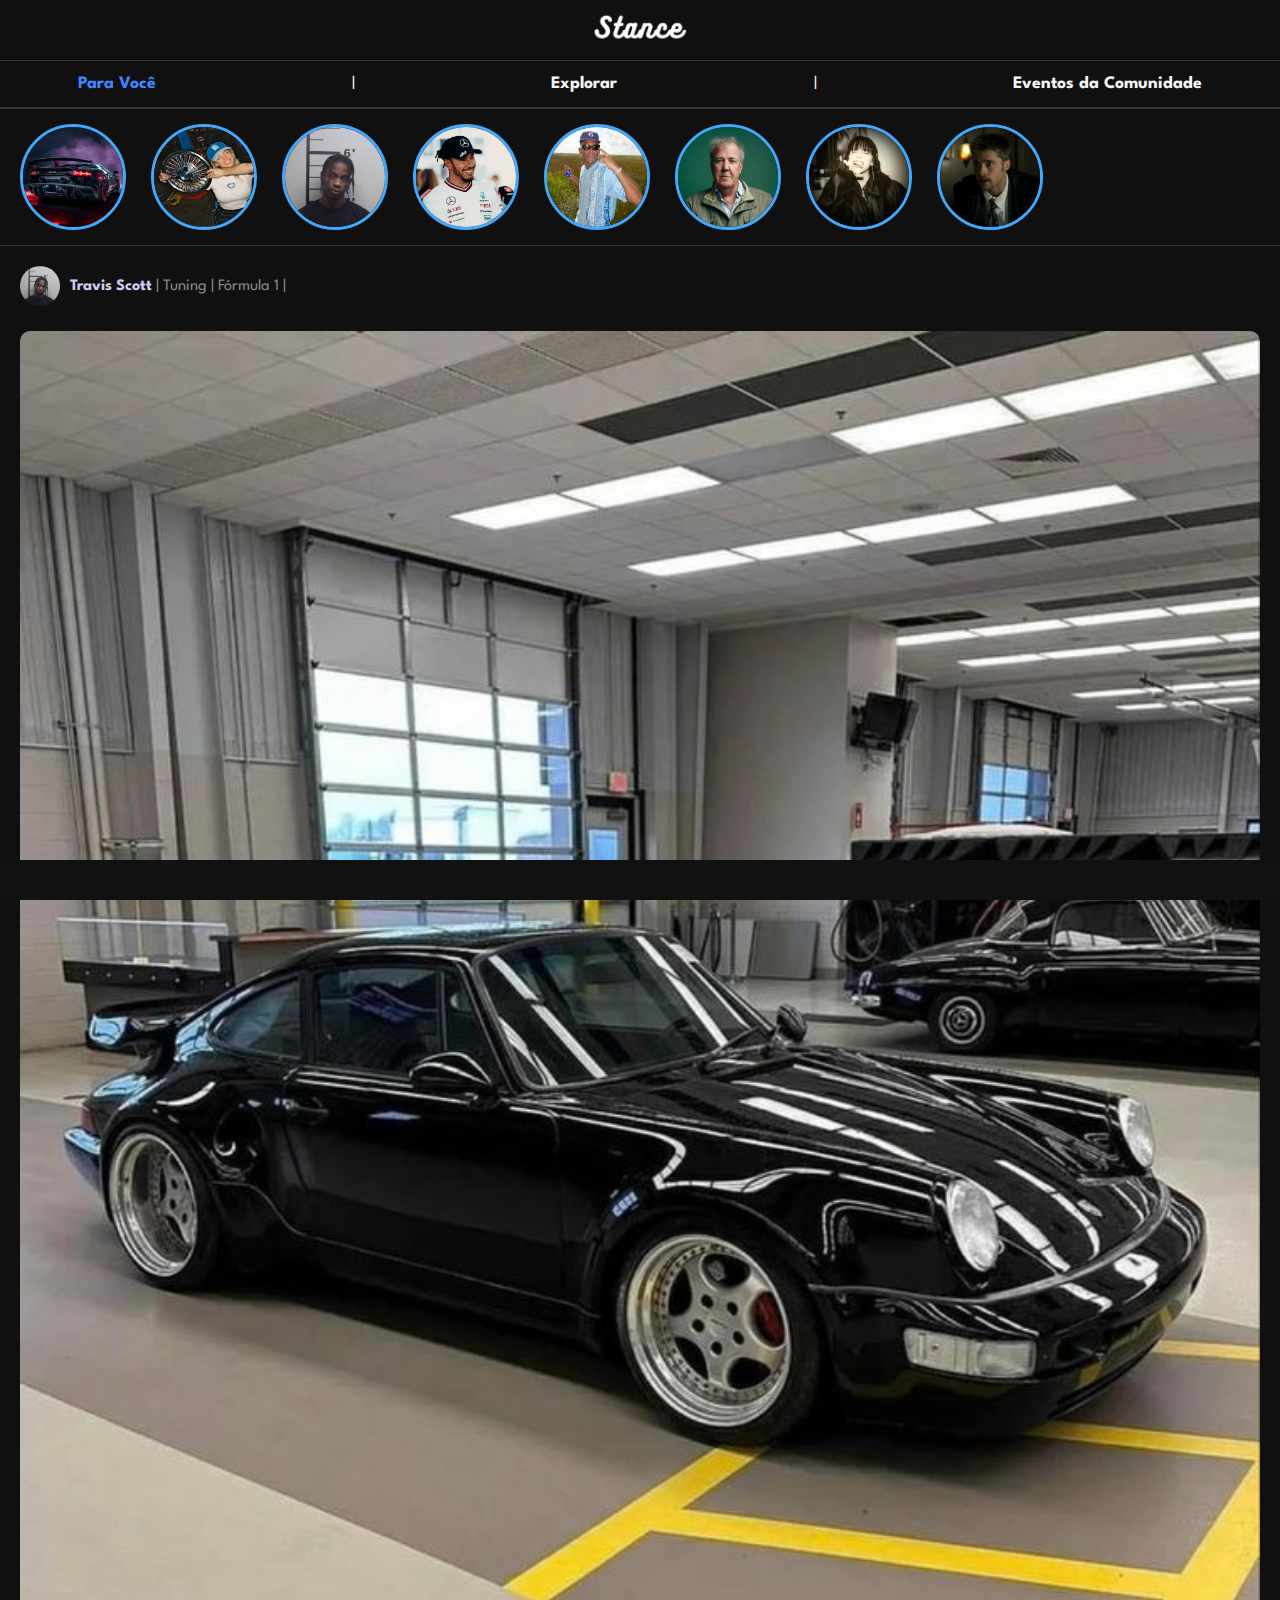
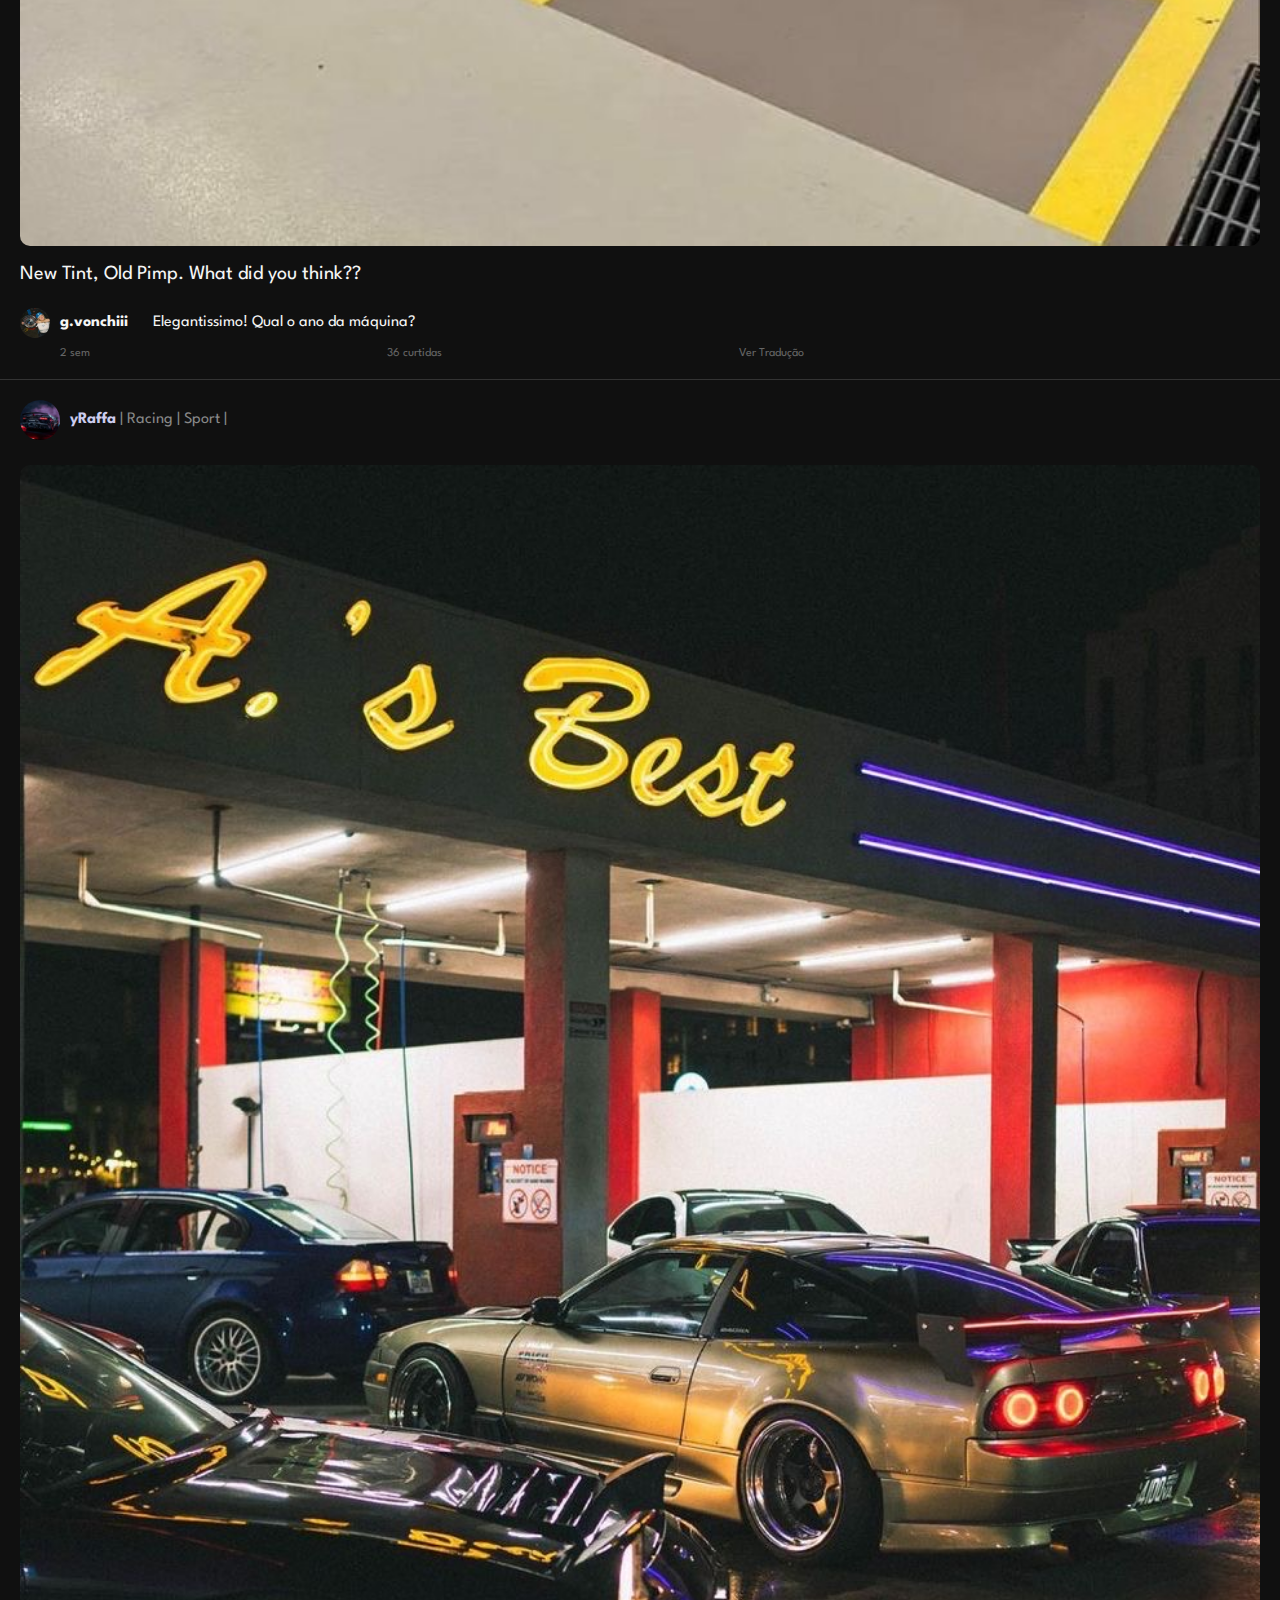
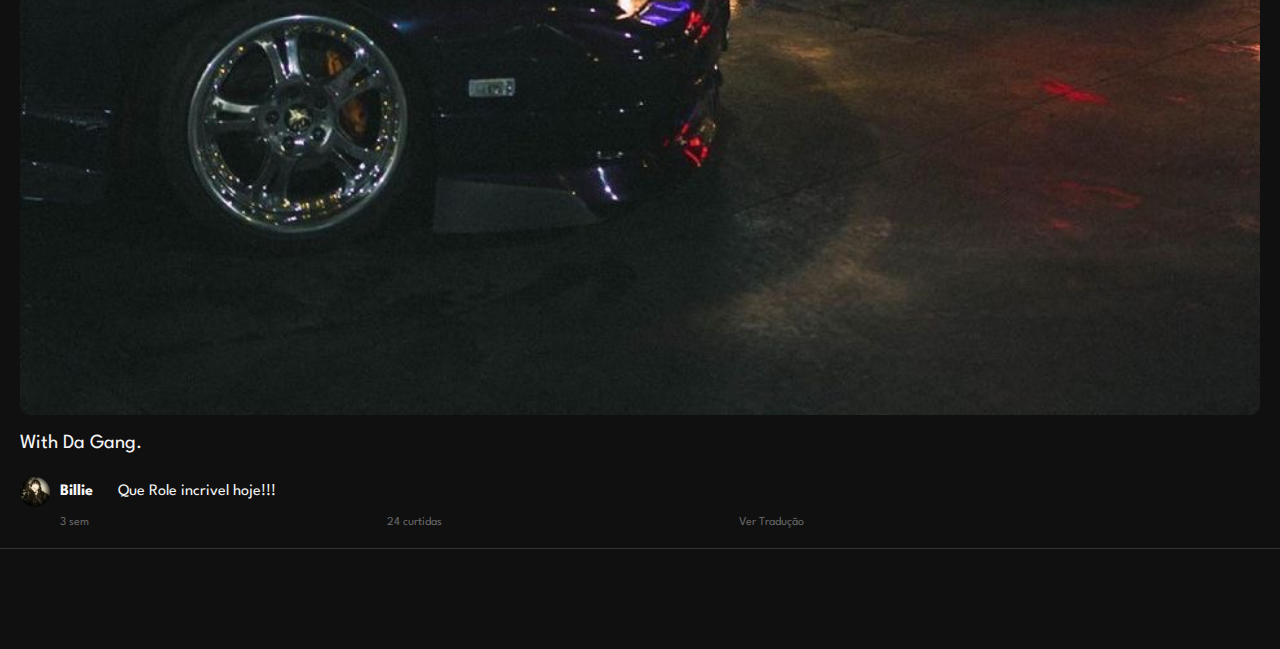
<file: index.html>
<!DOCTYPE html>
<html lang="pt-br">

<head>
    <meta charset="UTF-8" />
    <meta name="viewport" content="width=device-width, initial-scale=1.0" />
    <title>Stance</title>
    <link
        href="https://fonts.googleapis.com/css2?family=League+Spartan:wght@100..900&family=Prompt:ital,wght@0,100;0,200;0,300;0,400;0,500;0,600;0,700;0,800;0,900;1,100;1,200;1,300;1,400;1,500;1,600;1,700;1,800;1,900&display=swap"
        rel="stylesheet" />
    <link
        href="https://fonts.googleapis.com/css2?family=Lato&family=League+Spartan:wght@100..900&family=Prompt:ital,wght@0,100;0,200;0,300;0,400;0,500;0,600;0,700;0,800;0,900;1,100;1,200;1,300;1,400;1,500;1,600;1,700;1,800;1,900&display=swap"
        rel="stylesheet" />
    <link rel="stylesheet" href="https://cdnjs.cloudflare.com/ajax/libs/font-awesome/6.6.0/css/all.min.css"
        integrity="sha512-Kc323vGBEqzTmouAECnVceyQqyqdsSiqLQISBL29aUW4U/M7pSPA/gEUZQqv1cwx4OnYxTxve5UMg5GT6L4JJg=="
        crossorigin="anonymous" referrerpolicy="no-referrer" />
    <link rel="stylesheet" href="./src/styles/style.css" />
    <script src="./src/scripts/script.js" defer></script>
</head>

<body>
    <header>
        <img src="./src/images/stance.png" alt="Stance" class="logo">
    </header>
    <div class="container">
        <nav class="navbar">
            <a href="index.html" class="active">Para Você</a>
            <span class="nav-separator">|</span>
            <a href="./src/pages/explorar.html">Explorar</a>
            <span class="nav-separator">|</span>
            <a href="./src/pages/eventos.html">Eventos da Comunidade</a>
        </nav>
        <section class="profiles">
            <img src="./src/images/user02.jpg" alt="Profile Picture" class="profile small-profile-pic"></img>
            <img src="./src/images/user03.jpg" alt="Profile Picture" class="profile small-profile-pic"></img>
            <img src="./src/images/user04.jpg" alt="Profile Picture" class="profile small-profile-pic"></img>
            <img src="./src/images/user05.jpg" alt="Profile Picture" class="profile small-profile-pic"></img>
            <img src="./src/images/user06.jpg" alt="Profile Picture" class="profile small-profile-pic"></img>
            <img src="./src/images/user07.jpg" alt="Profile Picture" class="profile small-profile-pic"></img>
            <img src="./src/images/user08.jpg" alt="Profile Picture" class="profile small-profile-pic"></img>
            <img src="./src/images/user09.jpg" alt="Profile Picture" class="profile small-profile-pic"></img>
        </section>
        <section class="post">
            <div class="post-header">
                <img src="./src/images/user04.jpg" alt="Profile Picture" class="post-profile-pic">
                <div class="post-info">
                    <span class="username">Travis Scott</span><span class="category"> | Tuning | Fórmula 1 |</span>
                </div>
            </div>
            <img src="./src/images/fy01.jpg" alt="Post" class="post-image">
            <div class="post-content">
                <p>New Tint, Old Pimp. What did you think??</p>
            </div>
            <div class="post-comments">
                <img src="./src/images/user03.jpg" alt="Profile Picture" class="comment-profile-pic">
                <span class="comment-user"><strong>g.vonchiii</strong></span>
                <p class="comment">Elegantissimo! Qual o ano da máquina?</p>
            </div>
            <div class="comment-stats">
                <p class="stat">2 sem</p>
                <p class="stat">36 curtidas</p>
                <p class="stat">Ver Tradução</p>
            </div>
        </section>
        <section class="post">
            <div class="post-header">
                <img src="./src/images/user02.jpg" alt="Profile Picture" class="post-profile-pic">
                <div class="post-info">
                    <span class="username">yRaffa</span><span class="category"> | Racing | Sport |</span>
                </div>
            </div>
            <img src="./src/images/fy02.jpg" alt="Post" class="post-image">
            <div class="post-content">
                <p>With Da Gang.</p>
            </div>
            <div class="post-comments">
                <img src="./src/images/user08.jpg" alt="Profile Picture" class="comment-profile-pic">
                <span class="comment-user"><strong>Billie</strong></span>
                <p class="comment">Que Role incrivel hoje!!!</p>
            </div>
            <div class="comment-stats">
                <p class="stat">3 sem</p>
                <p class="stat">24 curtidas</p>
                <p class="stat">Ver Tradução</p>
            </div>
        </section>
        <div class="space"></div>
        <footer class="footer">
            <div class="icon"><a href="index.html"><i class="fa-solid fa-house active"></i></a></div>
            <div class="icon"><a href="./src/pages/pesquisa.html"><i class="fa-solid fa-magnifying-glass"></i></a></div>
            <div class="icon">
                <label for="cameraInput" style="cursor:pointer;"><i class="fa-solid fa-camera"></i></label>
                <input type="file" id="cameraInput" accept="image/*" capture="environment" style="display:none;">
            </div>
            <div class="icon"><a href="./src/pages/comunidades.html"><i class="fa-solid fa-users"></i></a></div>
            <div class="icon"><a href="./src/pages/perfil.html"><i class="fa-solid fa-user"></i></a></div>
        </footer>
    </div>
</body>

</html>
</file>
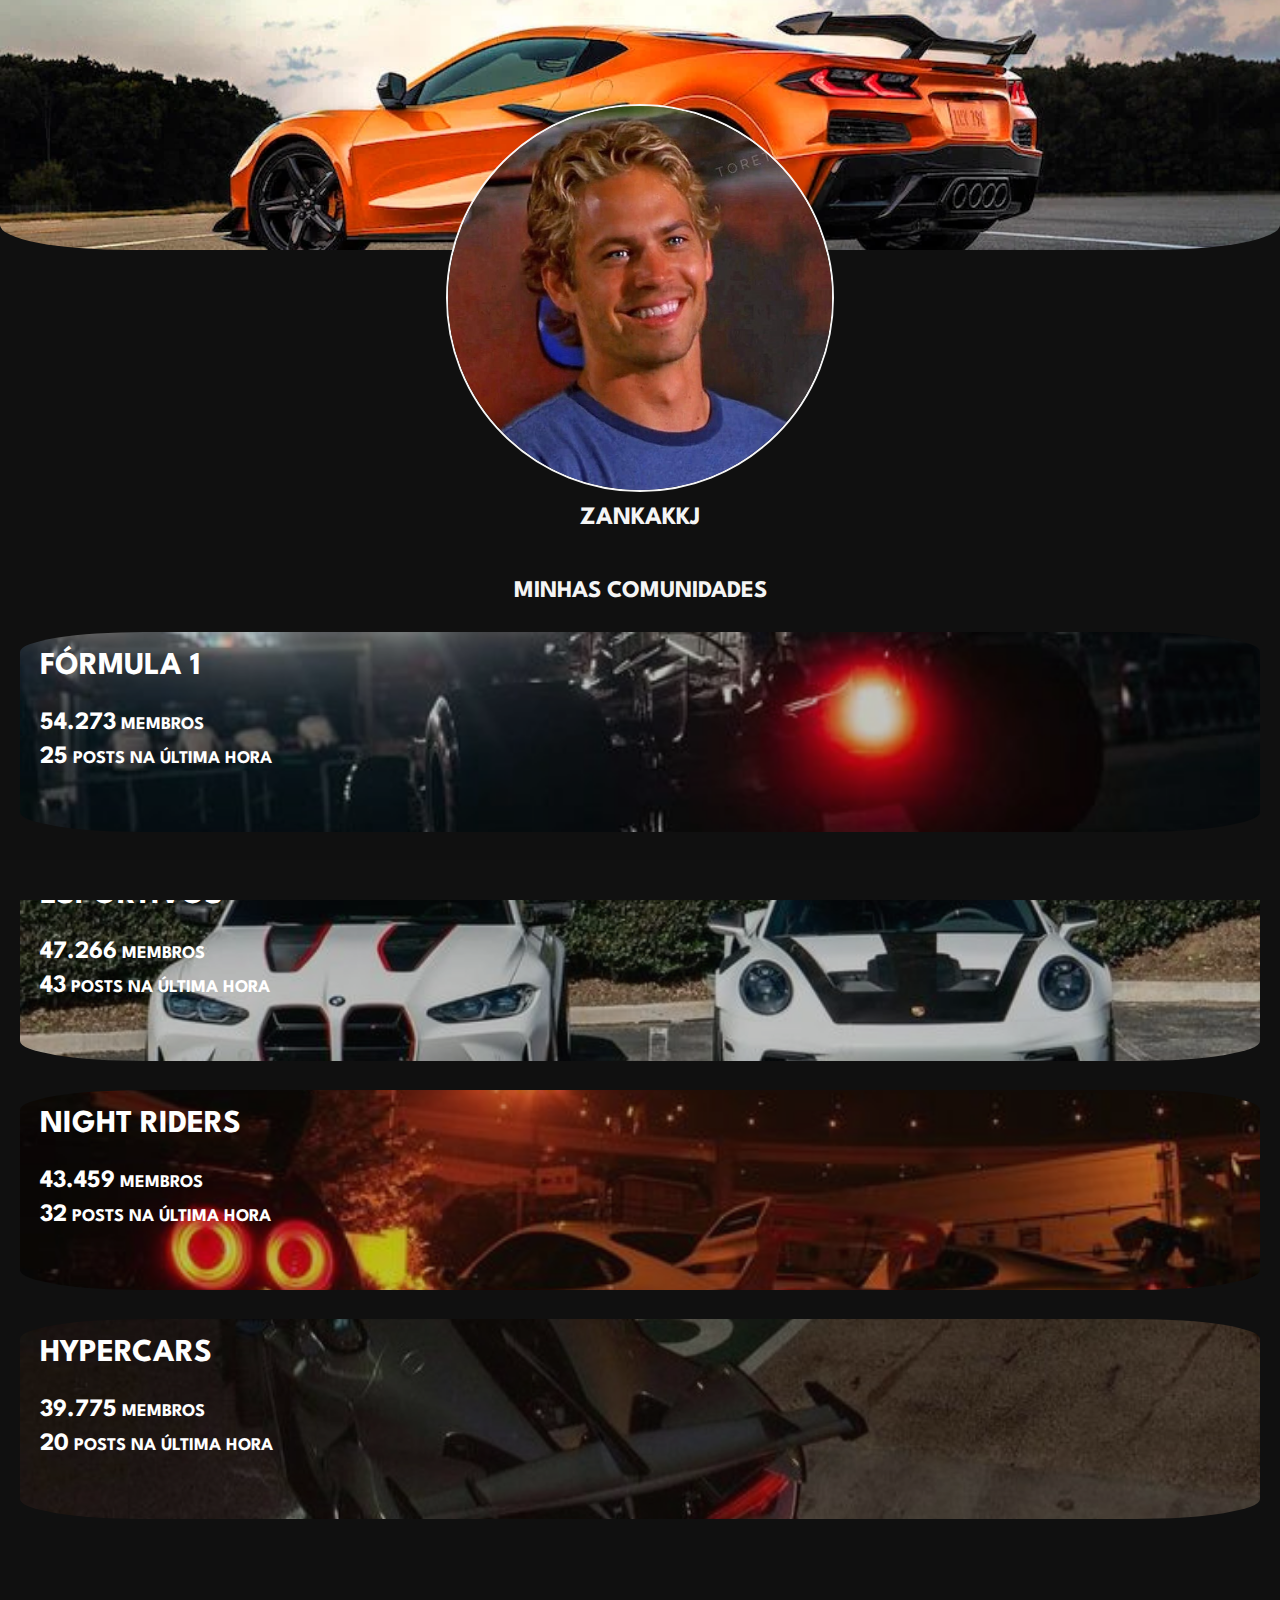
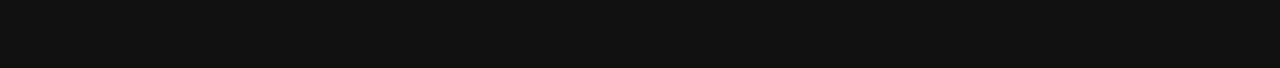
<file: src/pages/comunidades.html>
<!DOCTYPE html>
<html lang="pt-br">

<head>
    <meta charset="UTF-8">
    <meta name="viewport" content="width=device-width, initial-scale=1.0">
    <title>Comunidades</title>
    <link
        href="https://fonts.googleapis.com/css2?family=League+Spartan:wght@100..900&family=Prompt:ital,wght@0,100;0,200;0,300;0,400;0,500;0,600;0,700;0,800;0,900&display=swap"
        rel="stylesheet">
    <link
        href="https://fonts.googleapis.com/css2?family=Lato&family=League+Spartan:wght@100..900&family=Prompt:ital,wght@0,100;0,200;0,300;0,400;0,500;0,600;0,700;0,800;0,900&display=swap"
        rel="stylesheet">
    <link rel="stylesheet" href="https://cdnjs.cloudflare.com/ajax/libs/font-awesome/6.6.0/css/all.min.css"
        integrity="sha512-Kc323vGBEqzTmouAECnVceyQqyqdsSiqLQISBL29aUW4U/M7pSPA/gEUZQqv1cwx4OnYxTxve5UMg5GT6L4JJg=="
        crossorigin="anonymous" referrerpolicy="no-referrer">
    <link rel="stylesheet" href="../styles/comunidades.css">
</head>

<body>
    <div class="container">
        <section class="profile">
            <div class="cover-photo">
                <img src="../images/banner.jpg" alt="Foto de Capa" />
                <div class="settings-icon"><i class="fa-solid fa-gear"></i></div>
                <div class="add-icon"><i class="fa-solid fa-plus"></i></div>
            </div>
            <div class="profile-info">
                <div class="profile-picture">
                    <img src="../images/user01.jpg" alt="Foto de Perfil" />
                </div>
                <h1>ZANKAKKJ</h1>
            </div>
        </section>
        <section class="community">
            <h2 class="titulo">MINHAS COMUNIDADES</h2>
            <div class="community-card">
                <img src="../images/formula-1.jpg" alt="Fórmula-E" class="community-image">
                <div class="community-info">
                    <h2>FÓRMULA 1</h2>
                    <p><span class="community-number">54.273</span> MEMBROS</p>
                    <p><span class="community-number">25</span> POSTS NA ÚLTIMA HORA</p>
                </div>
            </div>
            <div class="community-card">
                <img src="../images/sport-cars.jpg" alt="Clássicos" class="community-image">
                <div class="community-info">
                    <h2>ESPORTIVOS</h2>
                    <p><span class="community-number">47.266</span> MEMBROS</p>
                    <p><span class="community-number">43</span> POSTS NA ÚLTIMA HORA</p>
                </div>
            </div>
            <div class="community-card">
                <img src="../images/night-riders.jpg" alt="Clássicos" class="community-image">
                <div class="community-info">
                    <h2>NIGHT RIDERS</h2>
                    <p><span class="community-number">43.459</span> MEMBROS</p>
                    <p><span class="community-number">32</span> POSTS NA ÚLTIMA HORA</p>
                </div>
            </div>
            <div class="community-card">
                <img src="../images/hypercars.jpg" alt="Clássicos" class="community-image">
                <div class="community-info">
                    <h2>HYPERCARS</h2>
                    <p><span class="community-number">39.775</span> MEMBROS</p>
                    <p><span class="community-number">20</span> POSTS NA ÚLTIMA HORA</p>
                </div>
            </div>
        </section>
        <div class="space"></div>
        <footer class="footer">
            <div class="icon"><a href="../../index.html"><i class="fa-solid fa-house"></i></a></div>
            <div class="icon"><a href="pesquisa.html"><i class="fa-solid fa-magnifying-glass"></i></a></div>
            <div class="icon">
                <label for="cameraInput" style="cursor:pointer;"><i class="fa-solid fa-camera"></i></label>
                <input type="file" id="cameraInput" accept="image/*" capture="environment" style="display:none;">
            </div>
            <div class="icon"><a href="comunidades.html"><i class="fa-solid fa-users active"></i></a></div>
            <div class="icon"><a href="perfil.html"><i class="fa-solid fa-user"></i></a></div>
        </footer>
    </div>
</body>

</html>
</file>
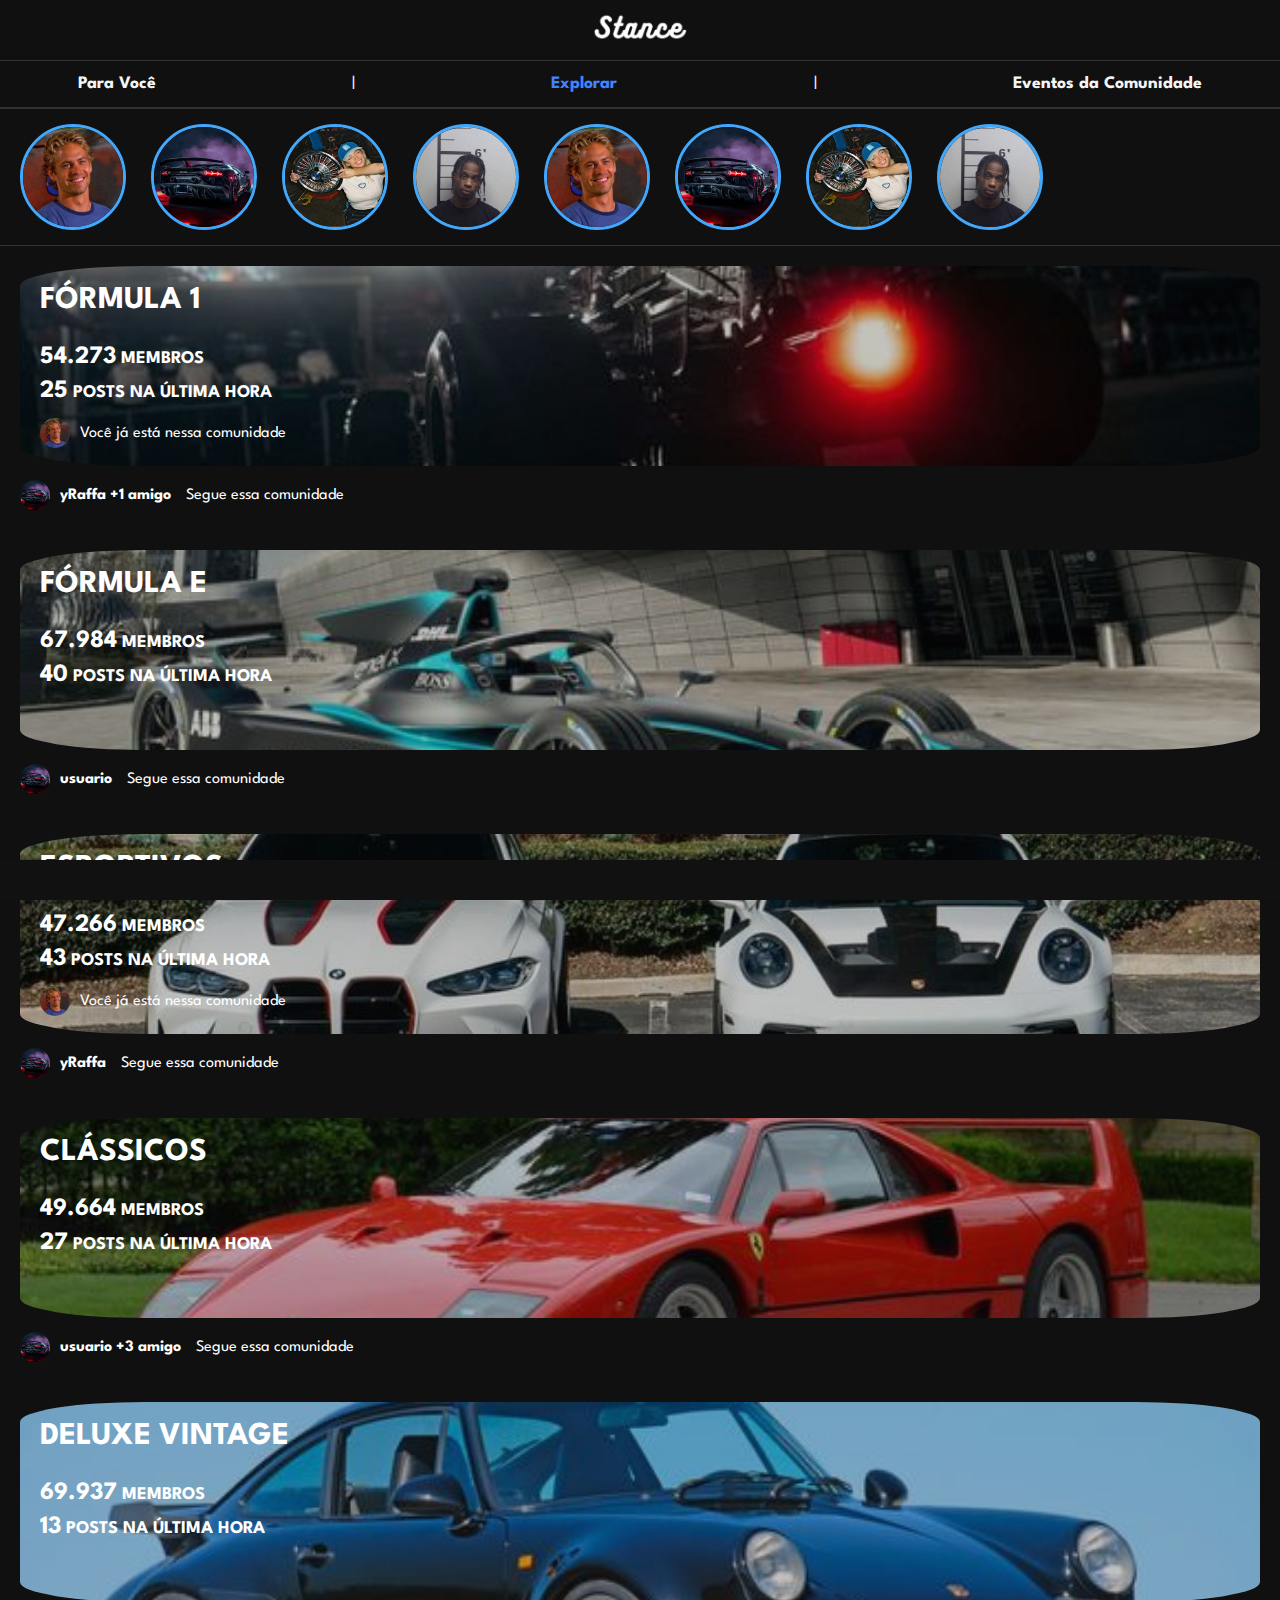
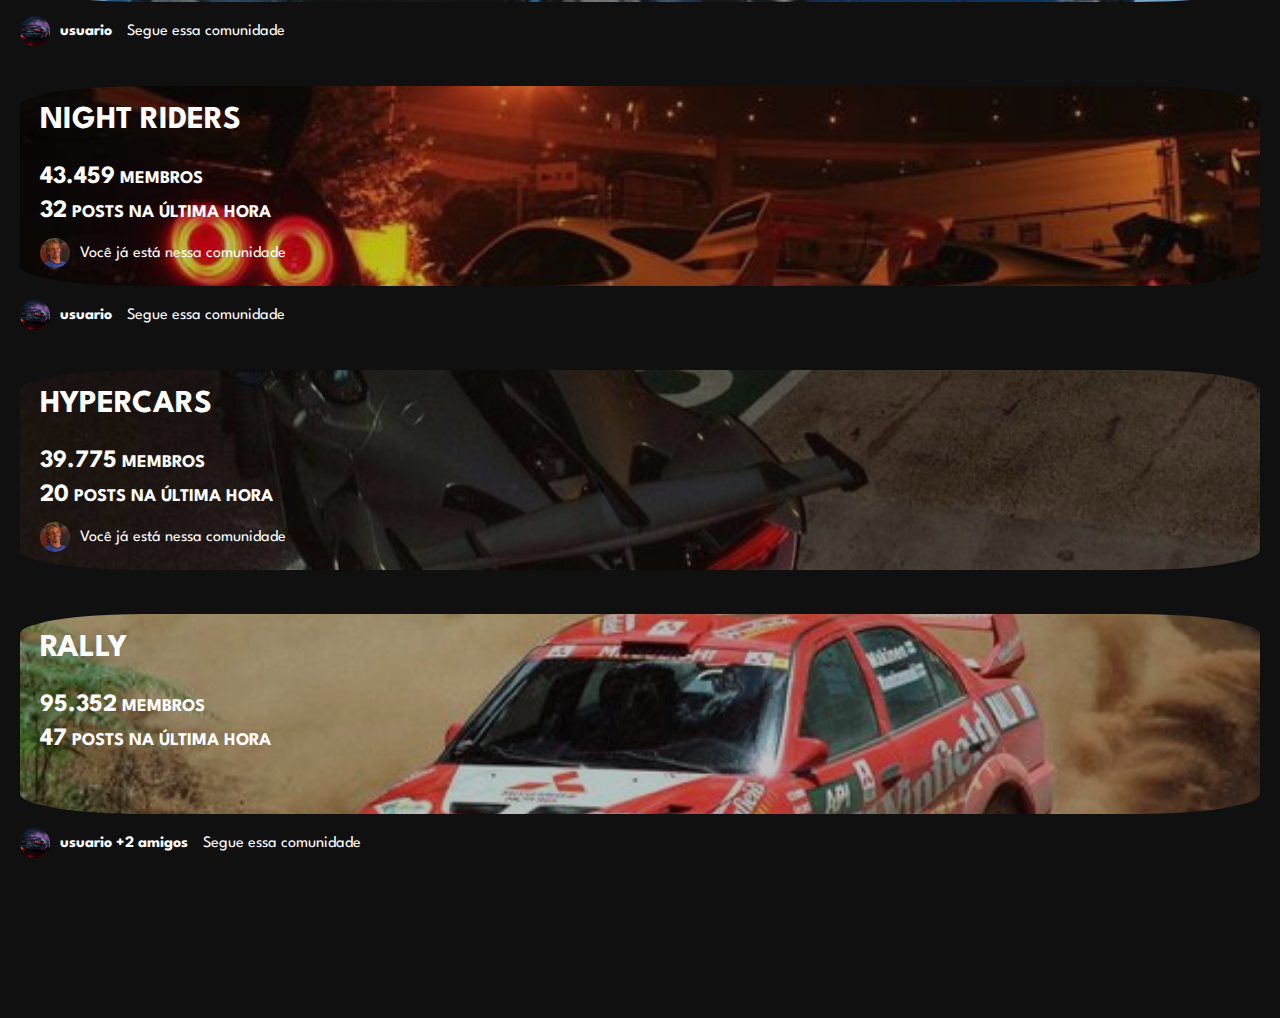
<file: src/pages/explorar.html>
<!DOCTYPE html>
<html lang="pt-br">

<head>
    <meta charset="UTF-8">
    <meta name="viewport" content="width=device-width, initial-scale=1.0">
    <title>Explorar</title>
    <link
        href="https://fonts.googleapis.com/css2?family=League+Spartan:wght@100..900&family=Prompt:ital,wght@0,100;0,200;0,300;0,400;0,500;0,600;0,700;0,800;0,900&display=swap"
        rel="stylesheet">
    <link
        href="https://fonts.googleapis.com/css2?family=Lato&family=League+Spartan:wght@100..900&family=Prompt:ital,wght@0,100;0,200;0,300;0,400;0,500;0,600;0,700;0,800;0,900&display=swap"
        rel="stylesheet">
    <link rel="stylesheet" href="https://cdnjs.cloudflare.com/ajax/libs/font-awesome/6.6.0/css/all.min.css"
        integrity="sha512-Kc323vGBEqzTmouAECnVceyQqyqdsSiqLQISBL29aUW4U/M7pSPA/gEUZQqv1cwx4OnYxTxve5UMg5GT6L4JJg=="
        crossorigin="anonymous" referrerpolicy="no-referrer">
    <link rel="stylesheet" href="../styles/explorar.css">
    <script src="../scripts/script.js" defer></script>
</head>

<body>
    <header>
        <img src="../images/stance.png" alt="Stance" class="logo">
    </header>
    <div class="container">
        <nav class="navbar">
            <a href="../../index.html">Para Você</a>
            <span class="nav-separator">|</span>
            <a href="explorar.html" class="active">Explorar</a>
            <span class="nav-separator">|</span>
            <a href="eventos.html">Eventos da Comunidade</a>
        </nav>
        <section class="profiles">
            <img src="../images/user01.jpg" alt="Profile Picture" class="profile small-profile-pic"></img>
            <img src="../images/user02.jpg" alt="Profile Picture" class="profile small-profile-pic"></img>
            <img src="../images/user03.jpg" alt="Profile Picture" class="profile small-profile-pic"></img>
            <img src="../images/user04.jpg" alt="Profile Picture" class="profile small-profile-pic"></img>
            <img src="../images/user01.jpg" alt="Profile Picture" class="profile small-profile-pic"></img>
            <img src="../images/user02.jpg" alt="Profile Picture" class="profile small-profile-pic"></img>
            <img src="../images/user03.jpg" alt="Profile Picture" class="profile small-profile-pic"></img>
            <img src="../images/user04.jpg" alt="Profile Picture" class="profile small-profile-pic"></img>
        </section>
        <section class="community">
            <div class="community-card">
                <img src="../images/formula-1.jpg" alt="Fórmula-E" class="community-image">
                <div class="community-info">
                    <h2>FÓRMULA 1</h2>
                    <p><span class="community-number">54.273</span> MEMBROS</p>
                    <p><span class="community-number">25</span> POSTS NA ÚLTIMA HORA</p>
                    <div class="in-community">
                        <img src="../images/user01.jpg" alt="Profile Picture" class="small-profile-pic">
                        <span>Você já está nessa comunidade</span>
                    </div>
                </div>
                <div class="community-stats">
                    <img src="../images/user02.jpg" alt="Profile Picture" class="small-profile-pic">
                    <span class="community-user"><strong>yRaffa +1 amigo</strong></span>
                    <p class="community-follow">Segue essa comunidade</p>
                </div>
            </div>
            <div class="community-card">
                <img src="../images/formula-e.jpg" alt="Clássicos" class="community-image">
                <div class="community-info">
                    <h2>FÓRMULA E</h2>
                    <p><span class="community-number">67.984</span> MEMBROS</p>
                    <p><span class="community-number">40</span> POSTS NA ÚLTIMA HORA</p>
                </div>
                <div class="community-stats">
                    <img src="../images/user02.jpg" alt="Profile Picture" class="small-profile-pic">
                    <span class="community-user"><strong>usuario</strong></span>
                    <p class="community-follow">Segue essa comunidade</p>
                </div>
            </div>
            <div class="community-card">
                <img src="../images/sport-cars.jpg" alt="Clássicos" class="community-image">
                <div class="community-info">
                    <h2>ESPORTIVOS</h2>
                    <p><span class="community-number">47.266</span> MEMBROS</p>
                    <p><span class="community-number">43</span> POSTS NA ÚLTIMA HORA</p>
                    <div class="in-community">
                        <img src="../images/user01.jpg" alt="Profile Picture" class="small-profile-pic">
                        <span>Você já está nessa comunidade</span>
                    </div>
                </div>
                <div class="community-stats">
                    <img src="../images/user02.jpg" alt="Profile Picture" class="small-profile-pic">
                    <span class="community-user"><strong>yRaffa</strong></span>
                    <p class="community-follow">Segue essa comunidade</p>
                </div>
            </div>
            <div class="community-card">
                <img src="../images/classicos.jpg" alt="Clássicos" class="community-image">
                <div class="community-info">
                    <h2>CLÁSSICOS</h2>
                    <p><span class="community-number">49.664</span> MEMBROS</p>
                    <p><span class="community-number">27</span> POSTS NA ÚLTIMA HORA</p>
                </div>
                <div class="community-stats">
                    <img src="../images/user02.jpg" alt="Profile Picture" class="small-profile-pic">
                    <span class="community-user"><strong>usuario +3 amigo</strong></span>
                    <p class="community-follow">Segue essa comunidade</p>
                </div>
            </div>
            <div class="community-card">
                <img src="../images/deluxe-vintage.jpg" alt="Clássicos" class="community-image">
                <div class="community-info">
                    <h2>DELUXE VINTAGE</h2>
                    <p><span class="community-number">69.937</span> MEMBROS</p>
                    <p><span class="community-number">13</span> POSTS NA ÚLTIMA HORA</p>
                </div>
                <div class="community-stats">
                    <img src="../images/user02.jpg" alt="Profile Picture" class="small-profile-pic">
                    <span class="community-user"><strong>usuario</strong></span>
                    <p class="community-follow">Segue essa comunidade</p>
                </div>
            </div>
            <div class="community-card">
                <img src="../images/night-riders.jpg" alt="Clássicos" class="community-image">
                <div class="community-info">
                    <h2>NIGHT RIDERS</h2>
                    <p><span class="community-number">43.459</span> MEMBROS</p>
                    <p><span class="community-number">32</span> POSTS NA ÚLTIMA HORA</p>
                    <div class="in-community">
                        <img src="../images/user01.jpg" alt="Profile Picture" class="small-profile-pic">
                        <span>Você já está nessa comunidade</span>
                    </div>
                </div>
                <div class="community-stats">
                    <img src="../images/user02.jpg" alt="Profile Picture" class="small-profile-pic">
                    <span class="community-user"><strong>usuario</strong></span>
                    <p class="community-follow">Segue essa comunidade</p>
                </div>
            </div>
            <div class="community-card">
                <img src="../images/hypercars.jpg" alt="Clássicos" class="community-image">
                <div class="community-info">
                    <h2>HYPERCARS</h2>
                    <p><span class="community-number">39.775</span> MEMBROS</p>
                    <p><span class="community-number">20</span> POSTS NA ÚLTIMA HORA</p>
                    <div class="in-community">
                        <img src="../images/user01.jpg" alt="Profile Picture" class="small-profile-pic">
                        <span>Você já está nessa comunidade</span>
                    </div>
                </div>
            </div>
            <div class="community-card">
                <img src="../images/rally.jpg" alt="Clássicos" class="community-image">
                <div class="community-info">
                    <h2>RALLY</h2>
                    <p><span class="community-number">95.352</span> MEMBROS</p>
                    <p><span class="community-number">47</span> POSTS NA ÚLTIMA HORA</p>
                </div>
                <div class="community-stats">
                    <img src="../images/user02.jpg" alt="Profile Picture" class="small-profile-pic">
                    <span class="community-user"><strong>usuario +2 amigos</strong></span>
                    <p class="community-follow">Segue essa comunidade</p>
                </div>
            </div>
        </section>
        <div class="space"></div>
        <footer class="footer">
            <div class="icon"><a href="../../index.html"><i class="fa-solid fa-house active"></i></a></div>
            <div class="icon"><a href="pesquisa.html"><i class="fa-solid fa-magnifying-glass"></i></a></div>
            <div class="icon">
                <label for="cameraInput" style="cursor:pointer;"><i class="fa-solid fa-camera"></i></label>
                <input type="file" id="cameraInput" accept="image/*" capture="environment" style="display:none;">
            </div>
            <div class="icon"><a href="comunidades.html"><i class="fa-solid fa-users"></i></a></div>
            <div class="icon"><a href="perfil.html"><i class="fa-solid fa-user"></i></a></div>
        </footer>
    </div>
</body>

</html>
</file>
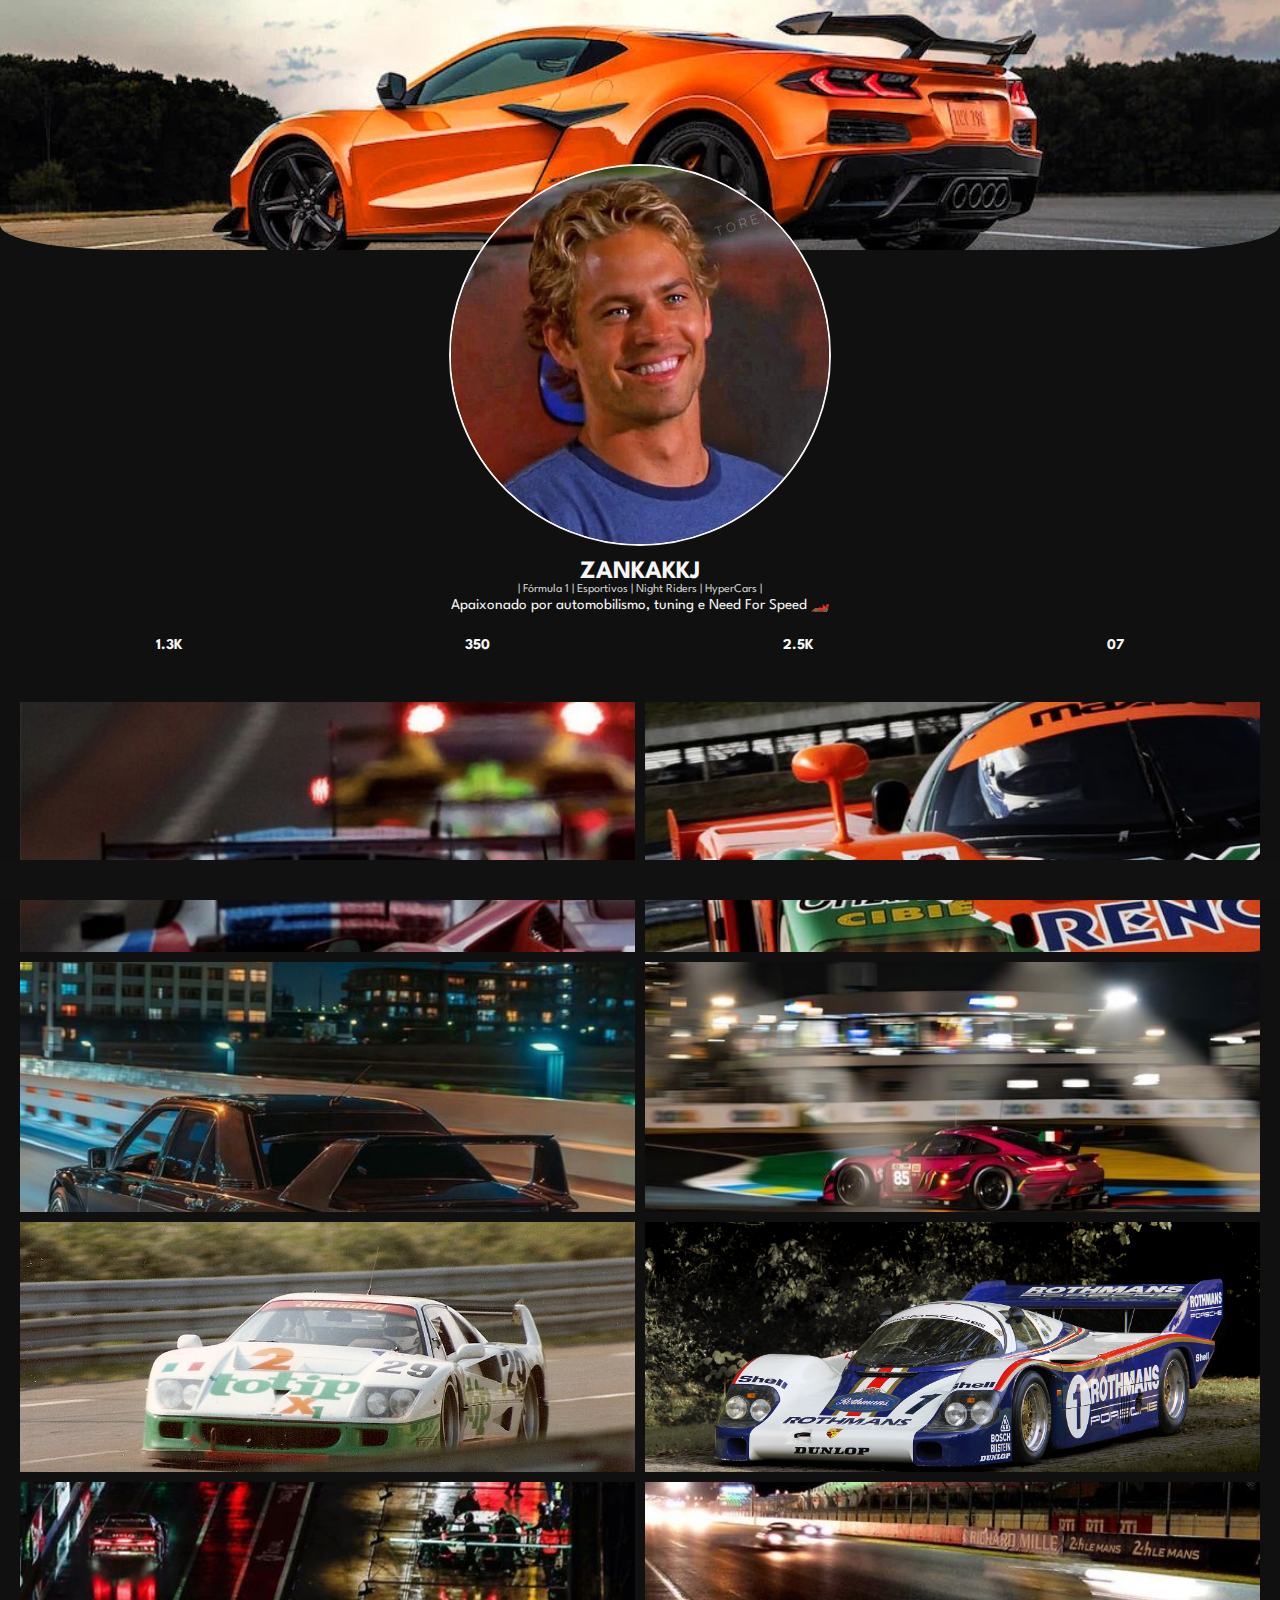
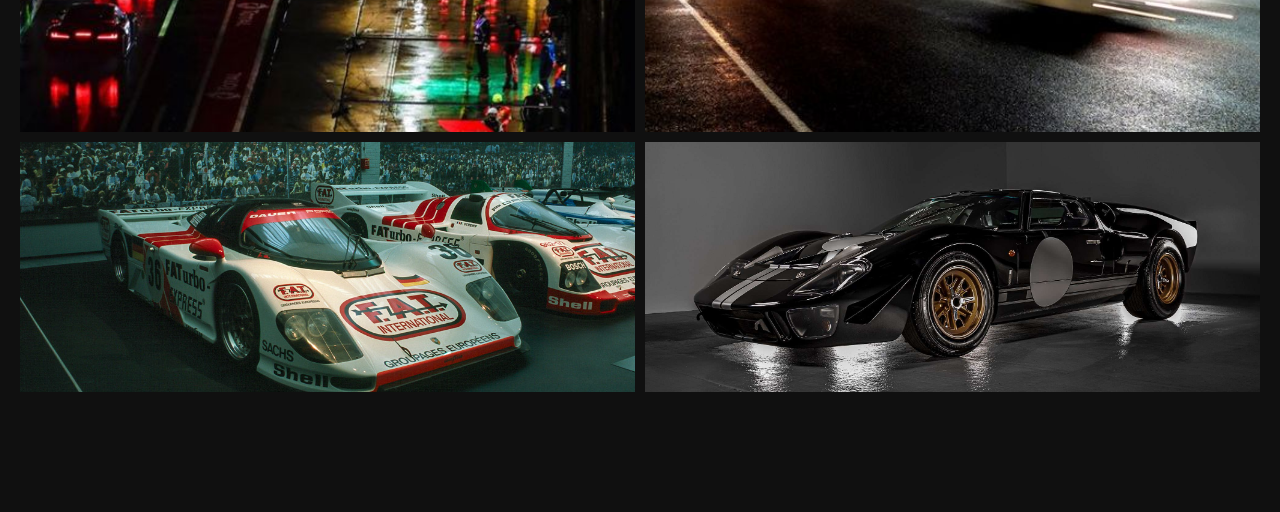
<file: src/pages/perfil.html>
<!DOCTYPE html>
<html lang="pt-br">

<head>
    <meta charset="UTF-8" />
    <meta name="viewport" content="width=device-width, initial-scale=1.0" />
    <title>Perfil</title>
    <link
        href="https://fonts.googleapis.com/css2?family=League+Spartan:wght@100..900&family=Prompt:ital,wght@0,100;0,200;0,300;0,400;0,500;0,600;0,700;0,800;0,900;1,100;1,200;1,300;1,400;1,500;1,600;1,700;1,800;1,900&display=swap"
        rel="stylesheet" />
    <link
        href="https://fonts.googleapis.com/css2?family=Lato&family=League+Spartan:wght@100..900&family=Prompt:ital,wght@0,100;0,200;0,300;0,400;0,500;0,600;0,700;0,800;0,900;1,100;1,200;1,300;1,400;1,500;1,600;1,700;1,800;1,900&display=swap"
        rel="stylesheet" />
    <link rel="stylesheet" href="https://cdnjs.cloudflare.com/ajax/libs/font-awesome/6.6.0/css/all.min.css"
        integrity="sha512-Kc323vGBEqzTmouAECnVceyQqyqdsSiqLQISBL29aUW4U/M7pSPA/gEUZQqv1cwx4OnYxTxve5UMg5GT6L4JJg=="
        crossorigin="anonymous" referrerpolicy="no-referrer" />
    <link rel="stylesheet" href="../styles/perfil.css" />
</head>

<body>
    <div class="profile-page">
        <header class="profile-header">
            <div class="cover-photo">
                <img src="../images/banner.jpg" alt="Foto de Capa" />
                <div class="settings-icon"><i class="fa-solid fa-gear"></i></div>
                <div class="add-icon"><i class="fa-solid fa-plus"></i></div>
            </div>
            <div class="profile-info">
                <div class="profile-picture">
                    <img src="../images/user01.jpg" alt="Foto de Perfil" />
                </div>
                <h1>ZANKAKKJ</h1>
                <p class="profile-subtitle">| Fórmula 1 | Esportivos | Night Riders | HyperCars |</p>
                <p class="profile-description">
                    Apaixonado por automobilismo, tuning e Need For Speed 🏎️
                </p>
                <div class="profile-stats">
                    <div class="stat">
                        <i class="fa-solid fa-users-rectangle"></i>
                        <span>1.3K</span>
                    </div>
                    <div class="stat">
                        <i class="fa-solid fa-user-plus"></i>
                        <span style="margin-left: -11px;">350</span>
                    </div>
                    <div class="stat">
                        <i class="fa-solid fa-comments"></i>
                        <span>2.5K</span>
                    </div>
                    <div class="stat">
                        <i class="fa-solid fa-calendar-check"></i>
                        <span>07</span>
                    </div>
                </div>
            </div>
        </header>
        <div class="gallery">
            <img src="../images/perfil01.jpg" alt="Post" />
            <img src="../images/perfil02.jpg" alt="Post" />
            <img src="../images/perfil03.jpg" alt="Post" />
            <img src="../images/perfil04.jpg" alt="Post" />
            <img src="../images/perfil05.jpg" alt="Post" />
            <img src="../images/perfil06.jpg" alt="Post" />
            <img src="../images/perfil07.jpg" alt="Post" />
            <img src="../images/perfil08.jpg" alt="Post" />
            <img src="../images/perfil09.jpg" alt="Post" />
            <img src="../images/perfil10.jpg" alt="Post" />
        </div>
        <footer class="footer">
            <div class="icon"><a href="../../index.html"><i class="fa-solid fa-house"></i></a></div>
            <div class="icon"><a href="pesquisa.html"><i class="fa-solid fa-magnifying-glass"></i></a></div>
            <div class="icon">
                <label for="cameraInput" style="cursor:pointer;"><i class="fa-solid fa-camera"></i></label>
                <input type="file" id="cameraInput" accept="image/*" capture="environment" style="display:none;">
            </div>
            <div class="icon"><a href="comunidades.html"><i class="fa-solid fa-users"></i></a></div>
            <div class="icon"><a href="perfil.html"><i class="fa-solid fa-user active"></i></a></div>
        </footer>
    </div>
</body>

</html>
</file>
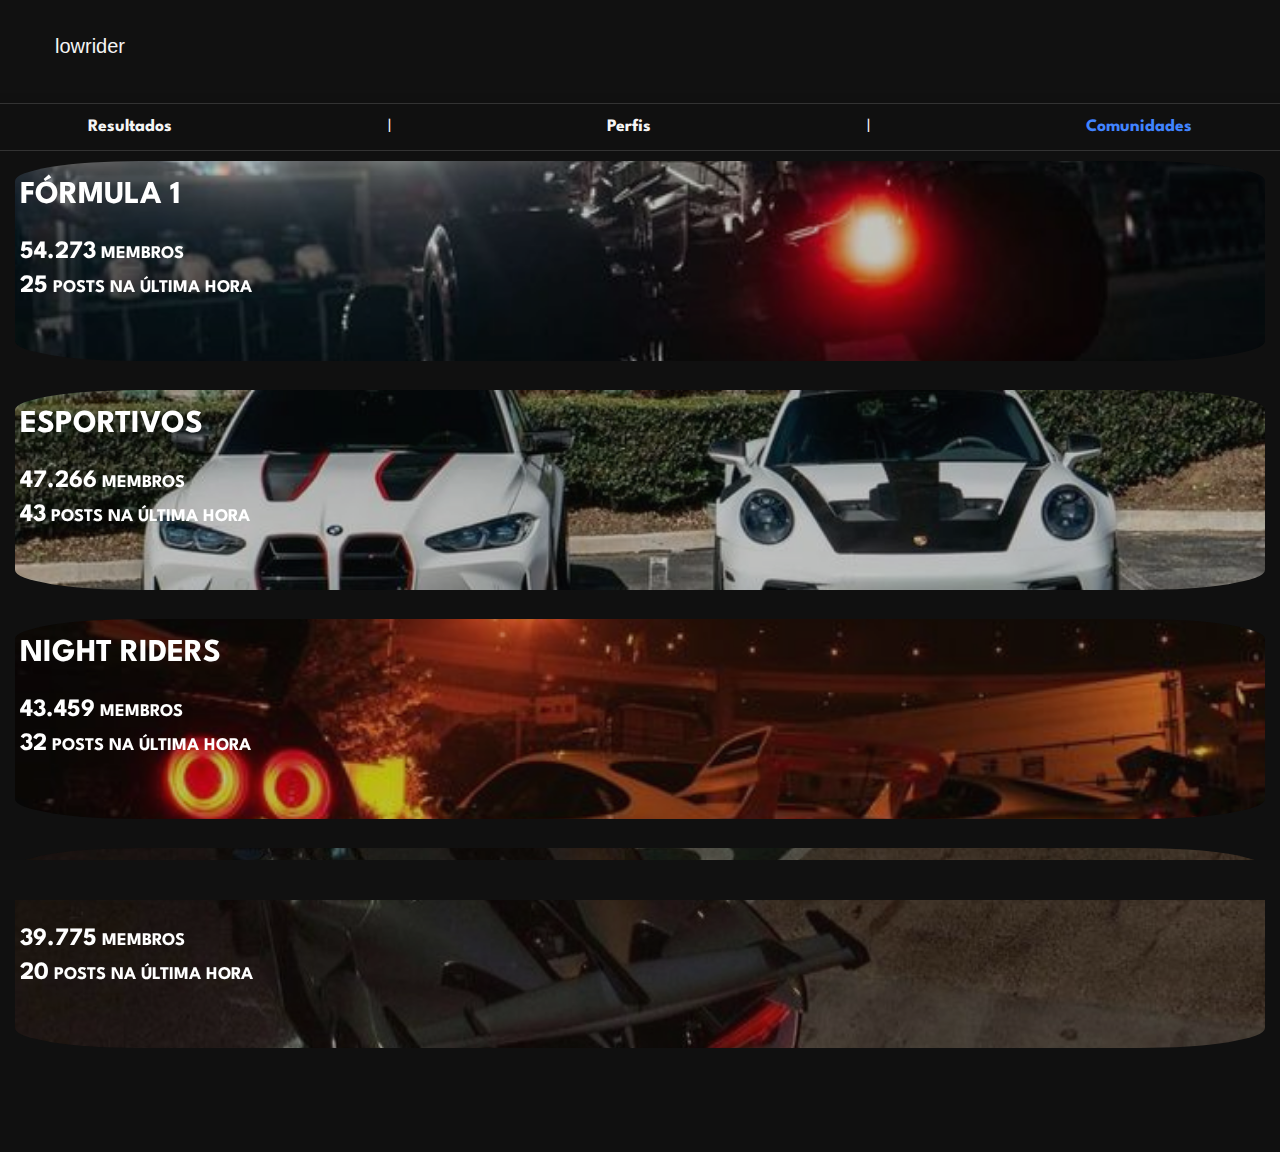
<file: src/pages/pesquisa-comunidades.html>
<!DOCTYPE html>
<html lang="pt-br">

<head>
    <meta charset="UTF-8" />
    <meta name="viewport" content="width=device-width, initial-scale=1.0" />
    <title>Pesquisar</title>
    <link
        href="https://fonts.googleapis.com/css2?family=League+Spartan:wght@100..900&family=Prompt:ital,wght@0,100;0,200;0,300;0,400;0,500;0,600;0,700;0,800;0,900;1,100;1,200;1,300;1,400;1,500;1,600;1,700;1,800;1,900&display=swap"
        rel="stylesheet" />
    <link
        href="https://fonts.googleapis.com/css2?family=Lato&family=League+Spartan:wght@100..900&family=Prompt:ital,wght@0,100;0,200;0,300;0,400;0,500;0,600;0,700;0,800;0,900;1,100;1,200;1,300;1,400;1,500;1,600;1,700;1,800;1,900&display=swap"
        rel="stylesheet" />
    <link rel="stylesheet" href="https://cdnjs.cloudflare.com/ajax/libs/font-awesome/6.6.0/css/all.min.css"
        integrity="sha512-Kc323vGBEqzTmouAECnVceyQqyqdsSiqLQISBL29aUW4U/M7pSPA/gEUZQqv1cwx4OnYxTxve5UMg5GT6L4JJg=="
        crossorigin="anonymous" referrerpolicy="no-referrer" />
    <link rel="stylesheet" href="../styles/pesquisa-comunidades.css" />
</head>

<body>
    <div class="search-bar">
        <i class="fa-solid fa-magnifying-glass"></i>
        <input type="text" placeholder="Pesquisar" value="lowrider">
    </div>
    <nav class="navbar">
        <a href="pesquisa.html">Resultados</a>
        <span class="nav-separator">|</span>
        <a href="pesquisa-perfis.html">Perfis</a>
        <span class="nav-separator">|</span>
        <a href="pesquisa-comunidades.html" class="active">Comunidades</a>
    </nav>
    <div class="community-card">
        <img src="../images/formula-1.jpg" alt="Fórmula-E" class="community-image">
        <div class="community-info">
            <h2>FÓRMULA 1</h2>
            <p><span class="community-number">54.273</span> MEMBROS</p>
            <p><span class="community-number">25</span> POSTS NA ÚLTIMA HORA</p>
        </div>
    </div>
    <div class="community-card">
        <img src="../images/sport-cars.jpg" alt="Clássicos" class="community-image">
        <div class="community-info">
            <h2>ESPORTIVOS</h2>
            <p><span class="community-number">47.266</span> MEMBROS</p>
            <p><span class="community-number">43</span> POSTS NA ÚLTIMA HORA</p>
        </div>
    </div>
    <div class="community-card">
        <img src="../images/night-riders.jpg" alt="Clássicos" class="community-image">
        <div class="community-info">
            <h2>NIGHT RIDERS</h2>
            <p><span class="community-number">43.459</span> MEMBROS</p>
            <p><span class="community-number">32</span> POSTS NA ÚLTIMA HORA</p>
        </div>
    </div>
    <div class="community-card">
        <img src="../images/hypercars.jpg" alt="Clássicos" class="community-image">
        <div class="community-info">
            <h2>HYPERCARS</h2>
            <p><span class="community-number">39.775</span> MEMBROS</p>
            <p><span class="community-number">20</span> POSTS NA ÚLTIMA HORA</p>
        </div>
    </div>
    <div class="space"></div>
    <footer class="footer">
        <div class="icon"><a href="../../index.html"><i class="fa-solid fa-house"></i></a></div>
        <div class="icon"><a href="pesquisa.html"><i class="fa-solid fa-magnifying-glass active"></i></a></div>
        <div class="icon">
            <label for="cameraInput" style="cursor:pointer;"><i class="fa-solid fa-camera"></i></label>
            <input type="file" id="cameraInput" accept="image/*" capture="environment" style="display:none;">
        </div>
        <div class="icon"><a href="comunidades.html"><i class="fa-solid fa-users"></i></a></div>
        <div class="icon"><a href="perfil.html"><i class="fa-solid fa-user"></i></a></div>
    </footer>
</body>

</html>
</file>
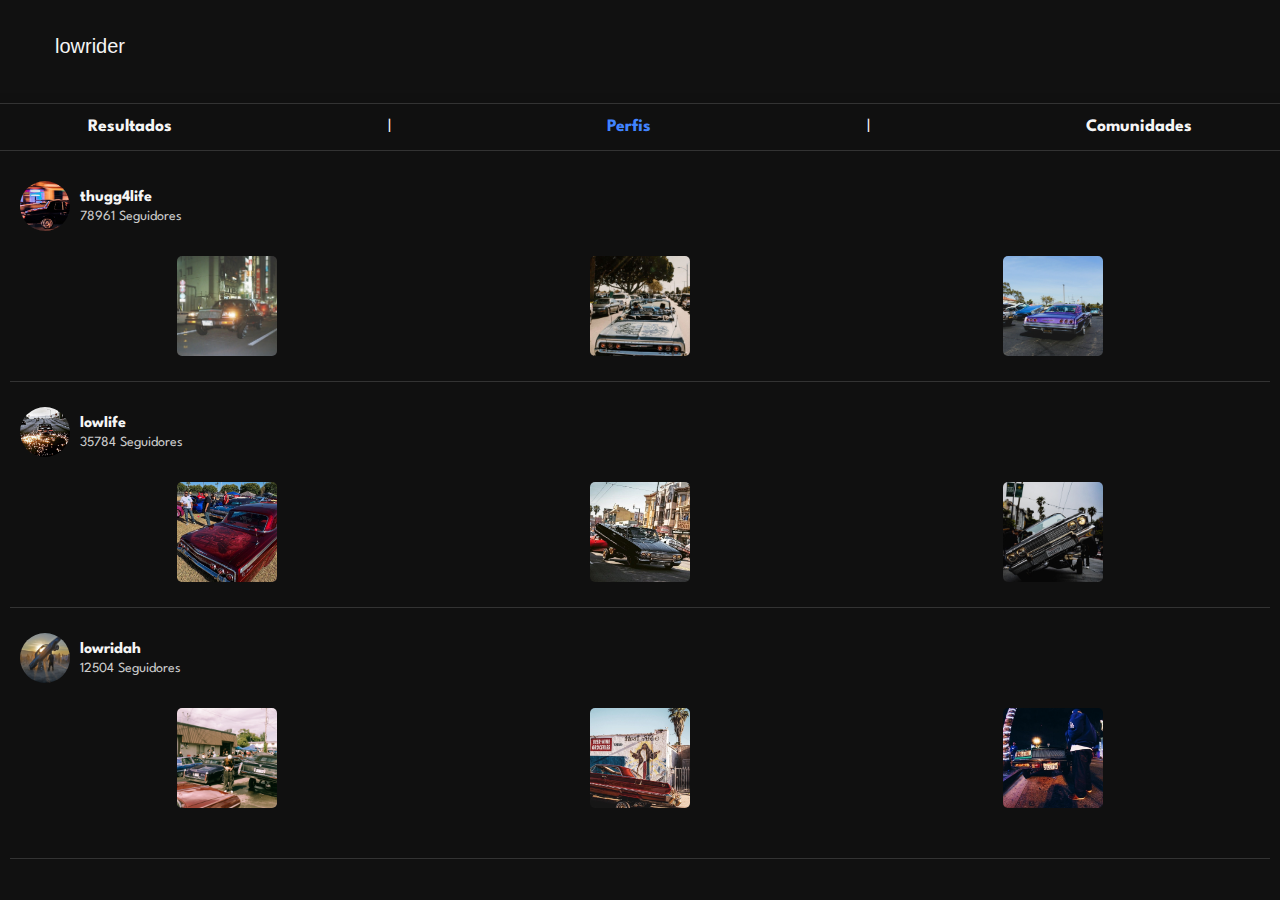
<file: src/pages/pesquisa-perfis.html>
<!DOCTYPE html>
<html lang="pt-br">

<head>
    <meta charset="UTF-8" />
    <meta name="viewport" content="width=device-width, initial-scale=1.0" />
    <title>Pesquisar</title>
    <link
        href="https://fonts.googleapis.com/css2?family=League+Spartan:wght@100..900&family=Prompt:ital,wght@0,100;0,200;0,300;0,400;0,500;0,600;0,700;0,800;0,900;1,100;1,200;1,300;1,400;1,500;1,600;1,700;1,800;1,900&display=swap"
        rel="stylesheet" />
    <link
        href="https://fonts.googleapis.com/css2?family=Lato&family=League+Spartan:wght@100..900&family=Prompt:ital,wght@0,100;0,200;0,300;0,400;0,500;0,600;0,700;0,800;0,900;1,100;1,200;1,300;1,400;1,500;1,600;1,700;1,800;1,900&display=swap"
        rel="stylesheet" />
    <link rel="stylesheet" href="https://cdnjs.cloudflare.com/ajax/libs/font-awesome/6.6.0/css/all.min.css"
        integrity="sha512-Kc323vGBEqzTmouAECnVceyQqyqdsSiqLQISBL29aUW4U/M7pSPA/gEUZQqv1cwx4OnYxTxve5UMg5GT6L4JJg=="
        crossorigin="anonymous" referrerpolicy="no-referrer" />
    <link rel="stylesheet" href="../styles/pesquisa-perfis.css" />
</head>

<body>
    <div class="search-bar">
        <i class="fa-solid fa-magnifying-glass"></i>
        <input type="text" placeholder="Pesquisar" value="lowrider">
    </div>
    <nav class="navbar">
        <a href="pesquisa.html">Resultados</a>
        <span class="nav-separator">|</span>
        <a href="pesquisa-perfis.html" class="active">Perfis</a>
        <span class="nav-separator">|</span>
        <a href="pesquisa-comunidades.html">Comunidades</a>
    </nav>
    <div class="profile-list">
        <div class="profile-item">
            <img src="../images/lowrider1.jpg" alt="Foto do perfil" class="profile-pic">
            <div class="profile-info">
                <p class="profile-name">thugg4life</p>
                <p class="profile-description">78961 Seguidores</p>
            </div>
        </div>
        <div class="profile-gallery">
            <img src="../images/lowriderimg1.jpg" alt="Post" class="gallery-pic">
            <img src="../images/lowriderimg2.jpg" alt="Post" class="gallery-pic">
            <img src="../images/lowriderimg3.jpg" alt="Post" class="gallery-pic">
        </div>
        <div class="profile-item">
            <img src="../images/lowrider2.jpg" alt="Foto do perfil" class="profile-pic">
            <div class="profile-info">
                <p class="profile-name">lowlife</p>
                <p class="profile-description">35784 Seguidores</p>
            </div>
        </div>
        <div class="profile-gallery">
            <img src="../images/lowriderimg4.jpg" alt="Post" class="gallery-pic">
            <img src="../images/lowriderimg5.jpg" alt="Post" class="gallery-pic">
            <img src="../images/lowriderimg6.jpg" alt="Post" class="gallery-pic">
        </div>
        <div class="profile-item">
            <img src="../images/lowrider3.jpg" alt="Foto do perfil" class="profile-pic">
            <div class="profile-info">
                <p class="profile-name">lowridah</p>
                <p class="profile-description">12504 Seguidores</p>
            </div>
        </div>
        <div class="profile-gallery">
            <img src="../images/lowriderimg7.jpg" alt="Post" class="gallery-pic">
            <img src="../images/lowriderimg8.jpg" alt="Post" class="gallery-pic" style="margin-bottom: 25px;">
            <img src="../images/lowriderimg9.jpg" alt="Post" class="gallery-pic">
        </div>
    </div>
    <div class="space"></div>
    <footer class="footer">
        <div class="icon"><a href="../../index.html"><i class="fa-solid fa-house"></i></a></div>
        <div class="icon"><a href="pesquisa.html"><i class="fa-solid fa-magnifying-glass active"></i></a></div>
        <div class="icon">
            <label for="cameraInput" style="cursor:pointer;"><i class="fa-solid fa-camera"></i></label>
            <input type="file" id="cameraInput" accept="image/*" capture="environment" style="display:none;">
        </div>
        <div class="icon"><a href="comunidades.html"><i class="fa-solid fa-users"></i></a></div>
        <div class="icon"><a href="perfil.html"><i class="fa-solid fa-user"></i></a></div>
    </footer>
</body>

</html>
</file>
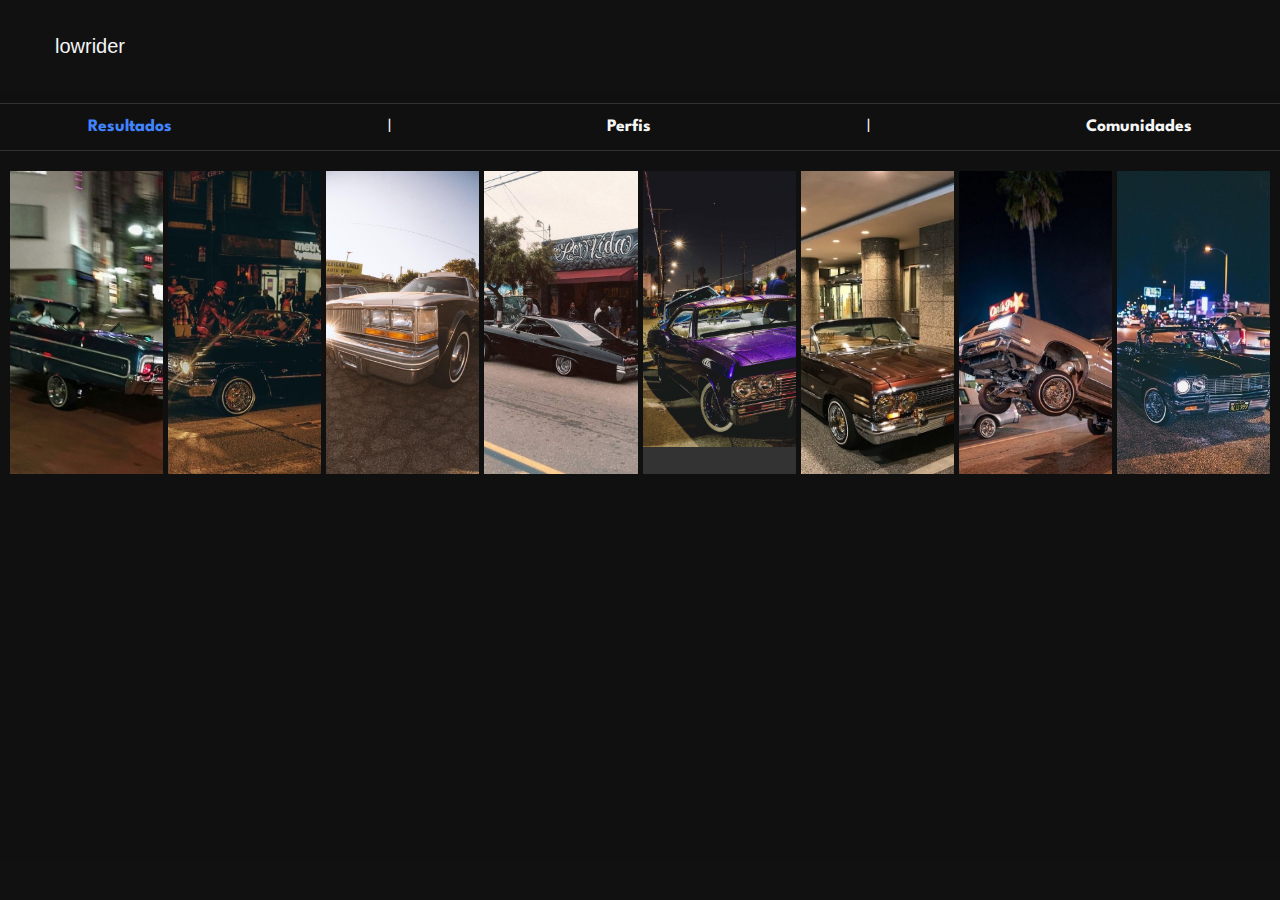
<file: src/pages/pesquisa.html>
<!DOCTYPE html>
<html lang="pt-br">

<head>
    <meta charset="UTF-8" />
    <meta name="viewport" content="width=device-width, initial-scale=1.0" />
    <title>Pesquisar</title>
    <link
        href="https://fonts.googleapis.com/css2?family=League+Spartan:wght@100..900&family=Prompt:ital,wght@0,100;0,200;0,300;0,400;0,500;0,600;0,700;0,800;0,900;1,100;1,200;1,300;1,400;1,500;1,600;1,700;1,800;1,900&display=swap"
        rel="stylesheet" />
    <link
        href="https://fonts.googleapis.com/css2?family=Lato&family=League+Spartan:wght@100..900&family=Prompt:ital,wght@0,100;0,200;0,300;0,400;0,500;0,600;0,700;0,800;0,900;1,100;1,200;1,300;1,400;1,500;1,600;1,700;1,800;1,900&display=swap"
        rel="stylesheet" />
    <link rel="stylesheet" href="https://cdnjs.cloudflare.com/ajax/libs/font-awesome/6.6.0/css/all.min.css"
        integrity="sha512-Kc323vGBEqzTmouAECnVceyQqyqdsSiqLQISBL29aUW4U/M7pSPA/gEUZQqv1cwx4OnYxTxve5UMg5GT6L4JJg=="
        crossorigin="anonymous" referrerpolicy="no-referrer" />
    <link rel="stylesheet" href="../styles/pesquisa.css" />
</head>

<body>
    <div class="search-bar">
        <i class="fa-solid fa-magnifying-glass"></i>
        <input type="text" placeholder="Pesquisar" value="lowrider">
    </div>
    <nav class="navbar">
        <a href="pesquisa.html" class="active">Resultados</a>
        <span class="nav-separator">|</span>
        <a href="pesquisa-perfis.html">Perfis</a> 
        <span class="nav-separator">|</span>
        <a href="pesquisa-comunidades.html">Comunidades</a>
    </nav>
    <div class="gallery">
        <div class="gallery-item"><img src="../images/pesquisa0.jpg" alt="pesquisa"></div>
        <div class="gallery-item"><img src="../images/pesquisa1.jpg" alt="pesquisa"></div>
        <div class="gallery-item"><img src="../images/pesquisa2.jpg" alt="pesquisa"></div>
        <div class="gallery-item"><img src="../images/pesquisa3.jpg" alt="pesquisa"></div>
        <div class="gallery-item centralize"><img src="../images/pesquisa4.jpg" alt="pesquisa"></div>
        <div class="gallery-item"><img src="../images/pesquisa5.jpg" alt="pesquisa"></div>
        <div class="gallery-item"><img src="../images/pesquisa6.jpg" alt="pesquisa"></div>
        <div class="gallery-item"><img src="../images/pesquisa7.jpg" alt="pesquisa"></div>
    </div>
    <div class="space"></div>
    <footer class="footer">
        <div class="icon"><a href="../../index.html"><i class="fa-solid fa-house"></i></a></div>
        <div class="icon"><a href="pesquisa.html"><i class="fa-solid fa-magnifying-glass active"></i></a></div>
        <div class="icon">
            <label for="cameraInput" style="cursor:pointer;"><i class="fa-solid fa-camera"></i></label>
            <input type="file" id="cameraInput" accept="image/*" capture="environment" style="display:none;">
        </div>
        <div class="icon"><a href="comunidades.html"><i class="fa-solid fa-users"></i></a></div>
        <div class="icon"><a href="perfil.html"><i class="fa-solid fa-user"></i></a></div>
    </footer>
</body>

</html>
</file>
<file: src/styles/style.css>
* {
    margin: 0;
    padding: 0;
}

body {
    font-family: 'League Spartan';
    display: flex;
    justify-content: center;
    min-height: 100vh;
    background-color: #101010;
    color: #f5f5f5;
}

header {
    position: absolute;
}

header .logo {
    width: 100px;
    margin: 10px 0;
}

.container {
    display: flex;
    flex-direction: column;
    margin-top: 50px;
    width: 100%;
    text-align: center;
}

.profiles {
    display: flex;
    overflow-x: auto;
    padding: 15px;
    gap: 10px;
    scrollbar-width: none;
    -ms-overflow-style: none;
    border-top: 1px solid #333;
    border-bottom: 1px solid #333;
}

.profiles::-webkit-scrollbar {
    display: none;
}

.profile {
    min-width: 100px;
    min-height: 100px;
    border-radius: 50%;
    border: 3px solid #42a8fc;
    flex-shrink: 0;
    margin: 0 5px;
    transition: ease 1s;
}

.profile:hover {
    border: 3px solid #a842fc;
}

.navbar {
    display: flex;
    justify-content: space-around;
    padding: 15px 10px;
    margin-top: 10px;
    background-color: #101010;
    border-top: 1px solid #333;
    border-bottom: 1px solid #333;
    overflow-x: auto;
    scrollbar-width: none;
    -ms-overflow-style: none;
}

.navbar::-webkit-scrollbar {
    display: none;
}

.navbar a {
    font-size: 1.1rem;
    color: #f5f5f5;
    padding: 0 15px;
    text-decoration: none;
    font-weight: bold;
    flex-shrink: 0;
}

.navbar a, .navbar a:hover, .navbar a:visited, .navbar a:active {
    text-decoration: none;
    color: #f5f5f5;
}

.navbar a.active {
    color: #4184ff;
}

.nav-separator {
    margin: 0 6%;
}

.post {
    padding: 20px;
    border-bottom: 1px solid #333;
}

.post-header {
    display: flex;
    align-items: center;
    margin-bottom: 10px;
}

.post-profile-pic {
    width: 40px;
    height: 40px;
    border-radius: 50%;
    margin-right: 10px;
}

.post-info {
    text-align: left;
}

.username {
    font-weight: bold;
    color: #cce;
}

.category {
    color: #888;
}

.post-image {
    width: 100%;
    margin: 15px 0;
    border-radius: 10px;
}

.post-content p {
    font-size: 20px;
    text-align: left;
    margin-bottom: 25px;
}

.post-comments {
    display: flex;
    align-items: center;
    color: #f5f5f5;
}

.comment-user {
    font-size: 16px;
}

.comment {
    margin-left: 25px;
}

.comment-profile-pic {
    width: 30px;
    height: 30px;
    border-radius: 50%;
    margin-right: 10px;
}

.comment-stats {
    margin-top: 10px;
    margin-left: 40px;
    text-align: left;
    display: flex;
    flex-direction: row;
    justify-content: space-between;
    width: 60%;
}

.stat {
    font-size: 12px;
    color: #666;
}

.small-profile-pic {
    width: 30px;
    height: 30px;
    border-radius: 50%;
    margin-right: 10px;
}

.space {
    margin-bottom: 100px;
}

.footer {
    position: fixed;
    width: 100%;
    bottom: 0;
    display: flex;
    justify-content: space-around;
    background-color: #111;
    padding: 10px 0;
}

.footer div a i.active {
    color: #4184ff;
}

.footer .icon {
    padding: 10px;
    font-size: 200%;
    color: #f5f5f5;
    cursor: pointer;
}

.icon a, .icon a:hover, .icon a:visited, .icon a:active {
    text-decoration: none;
    color: #f5f5f5;
}
</file>
<file: src/styles/comunidades.css>
* {
    margin: 0;
    padding: 0;
}

body {
    font-family: 'League Spartan';
    background-color: #101010;
    color: #f5f5f5;
    min-height: 100vh;
}

.container {
    display: flex;
    flex-direction: column;
    width: 100%;
    text-align: center;
}

.profile-header {
    text-align: center;
}

.cover-photo img {
    width: 100%;
    height: 250px;
    border-bottom-left-radius: 10%;
    border-bottom-right-radius: 10%;
    object-fit: cover;
}

.profile-picture img {
    width: 30%;
    height: auto;
    border-radius: 50%;
    border: 2px solid #f5f5f5;
    margin-top: -150px;
}

h1 {
    font-size: 25px;
    margin-top: 10px;
}

.titulo {
    margin-bottom: 30px;
}

.community {
    margin-top: 30px;
    padding: 20px;
}

.community-card {
    position: relative;
    margin-bottom: 25px;
    color: #fff;
}

.community-image {
    width: 100%;
    height: 200px;
    object-fit: cover;
    opacity: 0.75;
    border-radius: 10%;
}

.community-info {
    display: flex;
    flex-direction: column;
    position: absolute;
    top: 20px;
    left: 20px;
    text-align: left;
}

.community-info h2 {
    font-size: 32px;
    font-weight: bold;
    margin-bottom: 25px;
}

.community-info p {
    font-size: 18px;
    font-weight: bold;
    margin: 5px 0;
}

.community-number {
    font-size: 25px;
}

.community-stats {
    display: flex;
    align-items: center;
    margin-top: 10px;
}

.community-stats p {
    margin-left: 15px;
}

.small-profile-pic {
    width: 30px;
    height: 30px;
    border-radius: 50%;
    margin-right: 10px;
}

.space {
    margin-bottom: 100px;
}

.footer {
    position: fixed;
    width: 100%;
    bottom: 0;
    display: flex;
    justify-content: space-around;
    background-color: #111;
    padding: 10px 0;
}

.footer div a i.active {
    color: #4184ff;
}

.footer .icon {
    padding: 10px;
    font-size: 200%;
    color: #f5f5f5;
    cursor: pointer;
}

.icon a, .icon a:hover, .icon a:visited, .icon a:active {
    text-decoration: none;
    color: #f5f5f5;
}
</file>
<file: src/styles/explorar.css>
* {
    margin: 0;
    padding: 0;
}

body {
    font-family: 'League Spartan';
    display: flex;
    justify-content: center;
    min-height: 100vh;
    background-color: #101010;
    color: #f5f5f5;
}

header {
    position: absolute;
}

header .logo {
    width: 100px;
    margin: 10px 0;
}

.container {
    display: flex;
    flex-direction: column;
    margin-top: 50px;
    width: 100%;
    text-align: center;
}

.profiles {
    display: flex;
    overflow-x: auto;
    padding: 15px;
    gap: 10px;
    scrollbar-width: none;
    -ms-overflow-style: none;
    border-top: 1px solid #333;
    border-bottom: 1px solid #333;
}

.profiles::-webkit-scrollbar {
    display: none;
}

.profile {
    min-width: 100px;
    min-height: 100px;
    border-radius: 50%;
    border: 3px solid #42a8fc;
    flex-shrink: 0;
    margin: 0 5px;
    transition: ease 1s;
}

.profile:hover {
    border: 3px solid #a842fc;
}

.navbar {
    display: flex;
    justify-content: space-around;
    padding: 15px 10px;
    margin-top: 10px;
    background-color: #101010;
    border-top: 1px solid #333;
    border-bottom: 1px solid #333;
    overflow-x: auto;
    scrollbar-width: none;
    -ms-overflow-style: none;
}

.navbar::-webkit-scrollbar {
    display: none;
}

.navbar a {
    font-size: 1.1rem;
    color: #f5f5f5;
    padding: 0 15px;
    text-decoration: none;
    font-weight: bold;
    flex-shrink: 0;
}

.navbar a, .navbar a:hover, .navbar a:visited, .navbar a:active {
    text-decoration: none;
    color: #f5f5f5;
}

.navbar a.active {
    color: #4184ff;
}

.nav-separator {
    margin: 0 6%;
}

.community {
    padding: 20px;
}

.community-card {
    position: relative;
    margin-bottom: 40px;
    color: #fff;
}

.community-image {
    width: 100%;
    height: 200px;
    object-fit: cover;
    opacity: 0.75;
    border-radius: 10%;
}

.community-info {
    display: flex;
    flex-direction: column;
    position: absolute;
    top: 20px;
    left: 20px;
    text-align: left;
}

.community-info h2 {
    font-size: 32px;
    font-weight: bold;
    margin-bottom: 25px;
}

.community-info p {
    font-size: 18px;
    font-weight: bold;
    margin: 5px 0;
}

.community-number {
    font-size: 25px;
}

.community-stats {
    display: flex;
    align-items: center;
    margin-top: 10px;
}

.community-stats p {
    margin-left: 15px;
}

.small-profile-pic {
    width: 30px;
    height: 30px;
    border-radius: 50%;
    margin-right: 10px;
}

.in-community {
    display: flex;
    align-items: center;
    margin-top: 10px;
}

.space {
    margin-bottom: 100px;
}

.footer {
    position: fixed;
    width: 100%;
    bottom: 0;
    display: flex;
    justify-content: space-around;
    background-color: #111;
    padding: 10px 0;
}

.footer div a i.active {
    color: #4184ff;
}

.footer .icon {
    padding: 10px;
    font-size: 200%;
    color: #f5f5f5;
    cursor: pointer;
}

.icon a, .icon a:hover, .icon a:visited, .icon a:active {
    text-decoration: none;
    color: #f5f5f5;
}
</file>
<file: src/styles/perfil.css>
* {
    margin: 0;
    padding: 0;
}

body {
    font-family: 'League Spartan';
    background-color: #101010;
    color: #f5f5f5;
    min-height: 100vh;
}

.profile-page {
    max-width: 100%;
    margin: auto;
}

.profile-header {
    text-align: center;
}

.cover-photo img {
    width: 100%;
    height: 250px;
    border-bottom-left-radius: 10%;
    border-bottom-right-radius: 10%;
    object-fit: cover;
}

.settings-icon, .add-icon {
    cursor: pointer;
    position: absolute;
    top: 20px;
    font-size: 200%;
    color: #f5f5f5;
}

.settings-icon {
    left: 20px;
}

.add-icon {
    right: 20px;
}

.profile-info {
    padding: 10px;
}

.profile-picture img {
    width: 30%;
    height: auto;
    border-radius: 50%;
    border: 2px solid #f5f5f5;
    margin-top: -100px;
}

h1 {
    font-size: 25px;
    margin-top: 10px;
}

.profile-subtitle {
    font-size: 12px;
    color: #ccc;
}

.profile-description {
    font-size: 15px;
    color: #f5f5f5;
}

.profile-stats {
    display: flex;
    justify-content: space-around;
}

.profile-stats div {
    margin-top: 25px;
    text-align: center;
}

.profile-stats span {
    display: block;
    font-size: 15px;
    font-weight: bold;
}

.gallery {
    display: grid;
    grid-template-columns: repeat(2, 1fr);
    gap: 10px;
    padding: 20px;
    margin-top: 20px;
    margin-bottom: 100px;
}

.gallery img {
    width: 100%;
    height: 250px;
    object-fit: cover;
    transition: ease .1s;
}

.gallery img:hover {
    transform: scale(1.02);
}

.footer {
    position: fixed;
    width: 100%;
    bottom: 0;
    display: flex;
    justify-content: space-around;
    background-color: #111;
    padding: 10px 0;
}

.footer div a i.active {
    color: #4184ff;
}

.footer .icon {
    padding: 10px;
    font-size: 200%;
    color: #f5f5f5;
    cursor: pointer;
}

.icon a, .icon a:hover, .icon a:visited, .icon a:active {
    text-decoration: none;
    color: #f5f5f5;
}

@media (max-width: 600px) {
    .profile-header {
        flex-direction: column;
        align-items: center;
    }

    .profile-info {
        text-align: center;
        margin-top: 10px;
    }

    .profile-info p {
        margin: 25px 75px;
    }

    .profile-stats {
        margin-top: 25px;
        flex-direction: row;
        justify-content: space-around;
        gap: 10px;
    }

    .profile-stats div i {
        margin-bottom: 10px;
        font-size: 250%;
    }
}
</file>
<file: src/styles/pesquisa-comunidades.css>
* {
    margin: 0;
    padding: 0;
}

body {
    font-family: 'League Spartan';
    background-color: #101010;
    color: #f5f5f5;
    min-height: 100vh;
}

.search-bar {
    display: flex;
    align-items: center;
    background-color: #111;
    padding: 25px;
    position: sticky;
    top: 0;
}

.search-bar i {
    color: #f5f5f5;
    margin-right: 10px;
    font-size: 25px;
}

.search-bar input {
    width: 100%;
    padding: 10px;
    margin-left: 10px;
    font-size: 20px;
    border: none;
    outline: none;
    background-color: transparent;
    color: #f5f5f5;
}

.navbar {
    display: flex;
    justify-content: space-around;
    padding: 15px 10px;
    margin: 10px 0;
    background-color: #101010;
    border-top: 1px solid #333;
    border-bottom: 1px solid #333;
    overflow-x: auto;
    scrollbar-width: none;
    -ms-overflow-style: none;
}

.navbar::-webkit-scrollbar {
    display: none;
}

.navbar a {
    font-size: 1.1rem;
    color: #f5f5f5;
    padding: 0 15px;
    text-decoration: none;
    font-weight: bold;
    flex-shrink: 0;
}

.navbar a, .navbar a:hover, .navbar a:visited, .navbar a:active {
    text-decoration: none;
    color: #f5f5f5;
}

.navbar a.active {
    color: #4184ff;
}

.nav-separator {
    margin: 0 6%;
}

.community {
    margin-top: 30px;
    padding: 20px;
}

.community-card {
    position: relative;
    padding: 0 15px;
    margin-bottom: 25px;
    color: #fff;
}

.community-image {
    width: 100%;
    height: 200px;
    object-fit: cover;
    opacity: 0.75;
    border-radius: 10%;
}

.community-info {
    display: flex;
    flex-direction: column;
    position: absolute;
    top: 20px;
    left: 20px;
    text-align: left;
}

.community-info h2 {
    font-size: 32px;
    font-weight: bold;
    margin-bottom: 25px;
}

.community-info p {
    font-size: 18px;
    font-weight: bold;
    margin: 5px 0;
}

.community-number {
    font-size: 25px;
}

.community-stats {
    display: flex;
    align-items: center;
    margin-top: 10px;
}

.community-stats p {
    margin-left: 15px;
}

.space {
    margin-bottom: 100px;
}

.footer {
    position: fixed;
    width: 100%;
    bottom: 0;
    display: flex;
    justify-content: space-around;
    background-color: #111;
    padding: 10px 0;
}

.footer div a i.active {
    color: #4184ff;
}

.footer .icon {
    padding: 10px;
    font-size: 200%;
    color: #f5f5f5;
    cursor: pointer;
}

.icon a, .icon a:hover, .icon a:visited, .icon a:active {
    text-decoration: none;
    color: #f5f5f5;
}
</file>
<file: src/styles/pesquisa-perfis.css>
* {
    margin: 0;
    padding: 0;
}

body {
    font-family: 'League Spartan';
    background-color: #101010;
    color: #f5f5f5;
    min-height: 100vh;
}

.search-bar {
    display: flex;
    align-items: center;
    background-color: #111;
    padding: 25px;
    position: sticky;
    top: 0;
}

.search-bar i {
    color: #f5f5f5;
    margin-right: 10px;
    font-size: 25px;
}

.search-bar input {
    width: 100%;
    padding: 10px;
    margin-left: 10px;
    font-size: 20px;
    border: none;
    outline: none;
    background-color: transparent;
    color: #f5f5f5;
}

.navbar {
    display: flex;
    justify-content: space-around;
    padding: 15px 10px;
    margin: 10px 0;
    background-color: #101010;
    border-top: 1px solid #333;
    border-bottom: 1px solid #333;
    overflow-x: auto;
    scrollbar-width: none;
    -ms-overflow-style: none;
}

.navbar::-webkit-scrollbar {
    display: none;
}

.navbar a {
    font-size: 1.1rem;
    color: #f5f5f5;
    padding: 0 15px;
    text-decoration: none;
    font-weight: bold;
    flex-shrink: 0;
}

.navbar a, .navbar a:hover, .navbar a:visited, .navbar a:active {
    text-decoration: none;
    color: #f5f5f5;
}

.navbar a.active {
    color: #4184ff;
}

.nav-separator {
    margin: 0 6%;
}

/* Lista de perfis */
.profile-list {
    padding: 10px;
}

.profile-item {
    display: flex;
    align-items: center;
    padding: 10px;
    cursor: pointer;
}

.profile-item:hover {
    background-color: #222;
}

.profile-pic {
    width: 50px;
    height: 50px;
    border-radius: 50%;
    margin-right: 10px;
}

.profile-info {
    display: flex;
    flex-direction: column;
}

.profile-name {
    font-weight: bold;
    font-size: 16px;
    color: #f5f5f5;
}

.profile-description {
    font-size: 14px;
    color: #ccc;
    padding-top: 5px;
}

.profile-gallery {
    display: flex;
    justify-content: space-around;
    padding: 0 10px;
    padding-bottom: 25px;
    margin: 15px 0;
    border-bottom: 1px solid #333; 
}

.gallery-pic {
    width: 100px;
    height: 100px;
    object-fit: cover;
    border-radius: 5px;
}

.space {
    margin-bottom: 100px;
}

.footer {
    position: fixed;
    width: 100%;
    bottom: 0;
    display: flex;
    justify-content: space-around;
    background-color: #111;
    padding: 10px 0;
}

.footer div a i.active {
    color: #4184ff;
}

.footer .icon {
    padding: 10px;
    font-size: 200%;
    color: #f5f5f5;
    cursor: pointer;
}

.icon a, .icon a:hover, .icon a:visited, .icon a:active {
    text-decoration: none;
    color: #f5f5f5;
}
</file>
<file: src/styles/pesquisa.css>
* {
    margin: 0;
    padding: 0;
}

body {
    font-family: 'League Spartan';
    background-color: #101010;
    color: #f5f5f5;
    min-height: 100vh;
}

.search-bar {
    display: flex;
    align-items: center;
    background-color: #111;
    padding: 25px;
    position: sticky;
    top: 0;
}

.search-bar i {
    color: #f5f5f5;
    margin-right: 10px;
    font-size: 25px;
}

.search-bar input {
    width: 100%;
    padding: 10px;
    margin-left: 10px;
    font-size: 20px;
    border: none;
    outline: none;
    background-color: transparent;
    color: #f5f5f5;
}

.navbar {
    display: flex;
    justify-content: space-around;
    padding: 15px 10px;
    margin: 10px 0;
    background-color: #101010;
    border-top: 1px solid #333;
    border-bottom: 1px solid #333;
    overflow-x: auto;
    scrollbar-width: none;
    -ms-overflow-style: none;
}

.navbar::-webkit-scrollbar {
    display: none;
}

.navbar a {
    font-size: 1.1rem;
    color: #f5f5f5;
    padding: 0 15px;
    text-decoration: none;
    font-weight: bold;
    flex-shrink: 0;
}

.navbar a, .navbar a:hover, .navbar a:visited, .navbar a:active {
    text-decoration: none;
    color: #f5f5f5;
}

.navbar a.active {
    color: #4184ff;
}

.nav-separator {
    margin: 0 6%;
}

.gallery {
    display: grid;
    grid-template-columns: repeat(auto-fill, minmax(150px, 1fr));
    gap: 5px;
    padding: 10px;
}

.gallery-item {
    background-color: #333;
    padding-top: 100%;
    position: relative;
    overflow: hidden;
}

.gallery-item img {
    position: absolute;
    top: 0;
    left: 0;
    width: 100%;
    height: 100%;
    object-fit: cover;
}

.gallery-item.centralize {
    display: flex;
    justify-content: center;
    align-items: center;
    height: 150px;
}

.gallery-item.centralize img {
    width: 120%;
    height: auto;
    max-height: none;
}

.space {
    margin-bottom: 100px;
}

.footer {
    position: fixed;
    width: 100%;
    bottom: 0;
    display: flex;
    justify-content: space-around;
    background-color: #111;
    padding: 10px 0;
}

.footer div a i.active {
    color: #4184ff;
}

.footer .icon {
    padding: 10px;
    font-size: 200%;
    color: #f5f5f5;
    cursor: pointer;
}

.icon a, .icon a:hover, .icon a:visited, .icon a:active {
    text-decoration: none;
    color: #f5f5f5;
}
</file>
